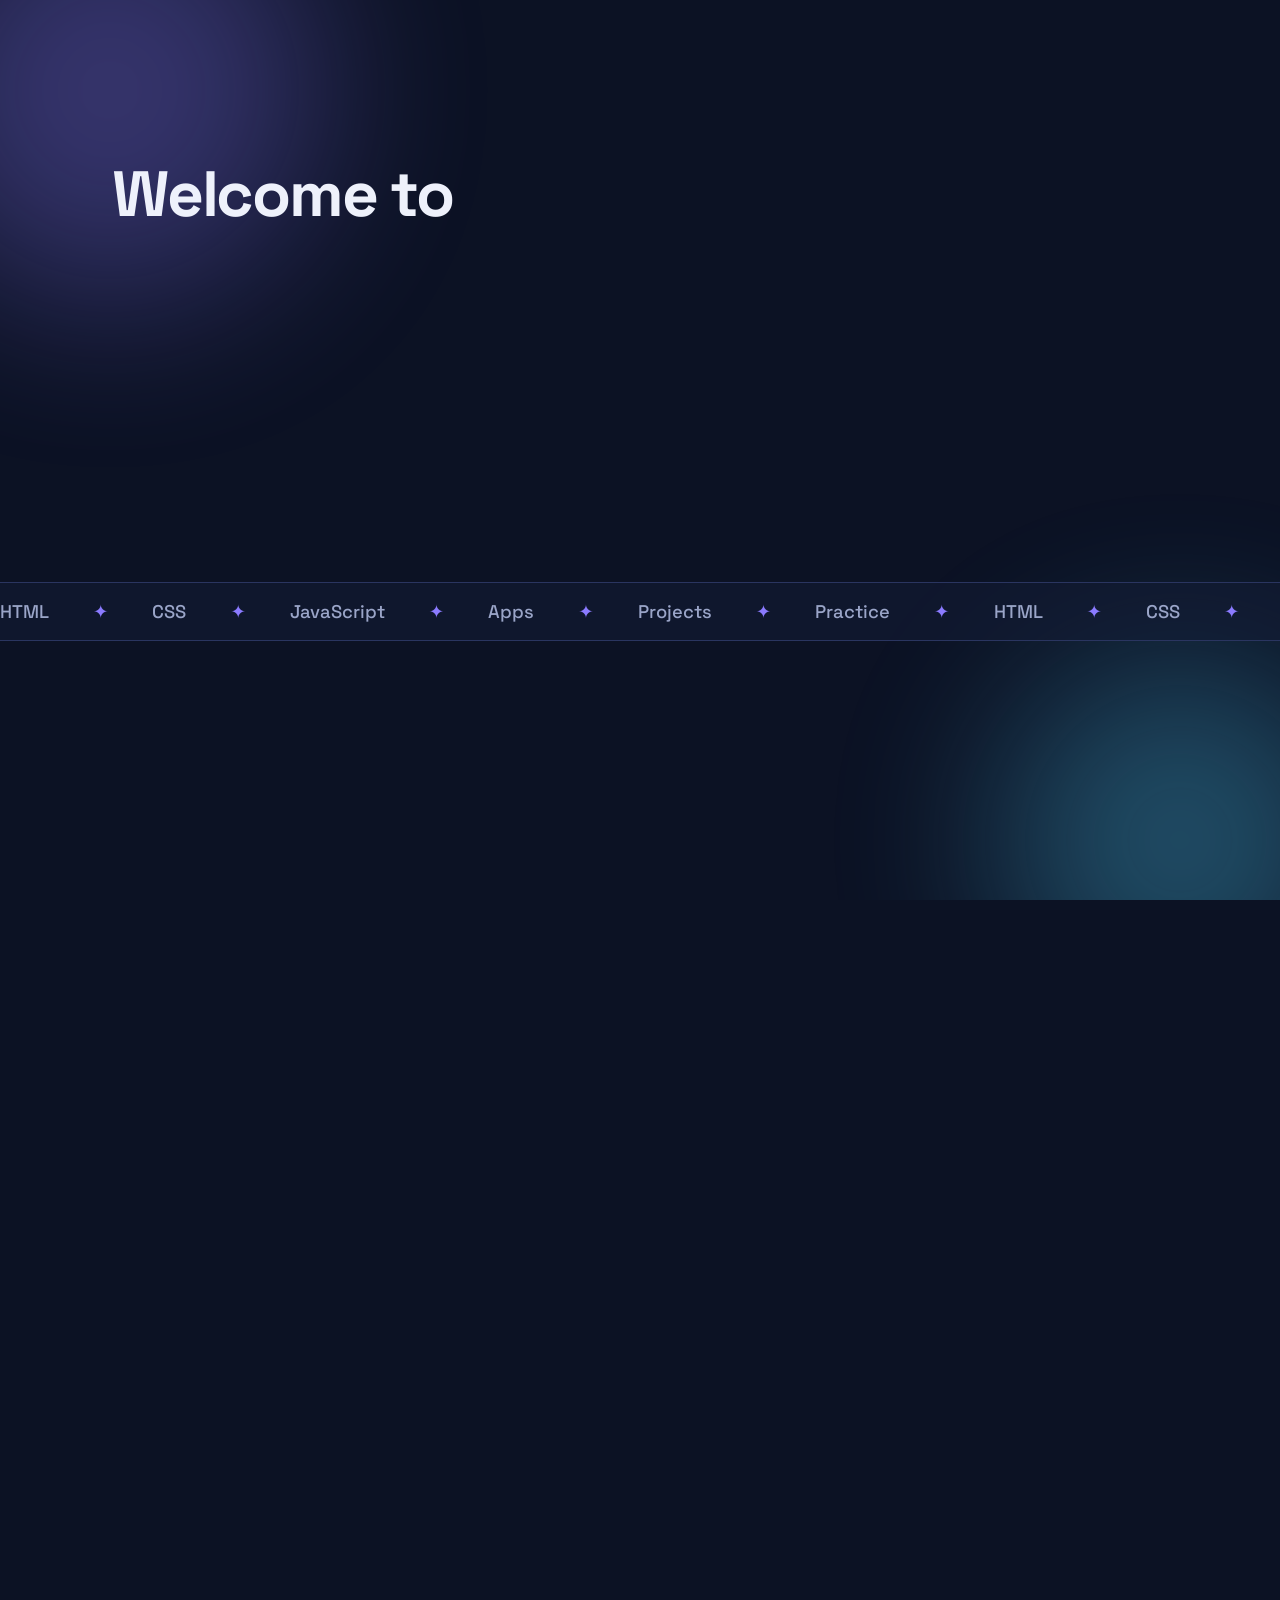
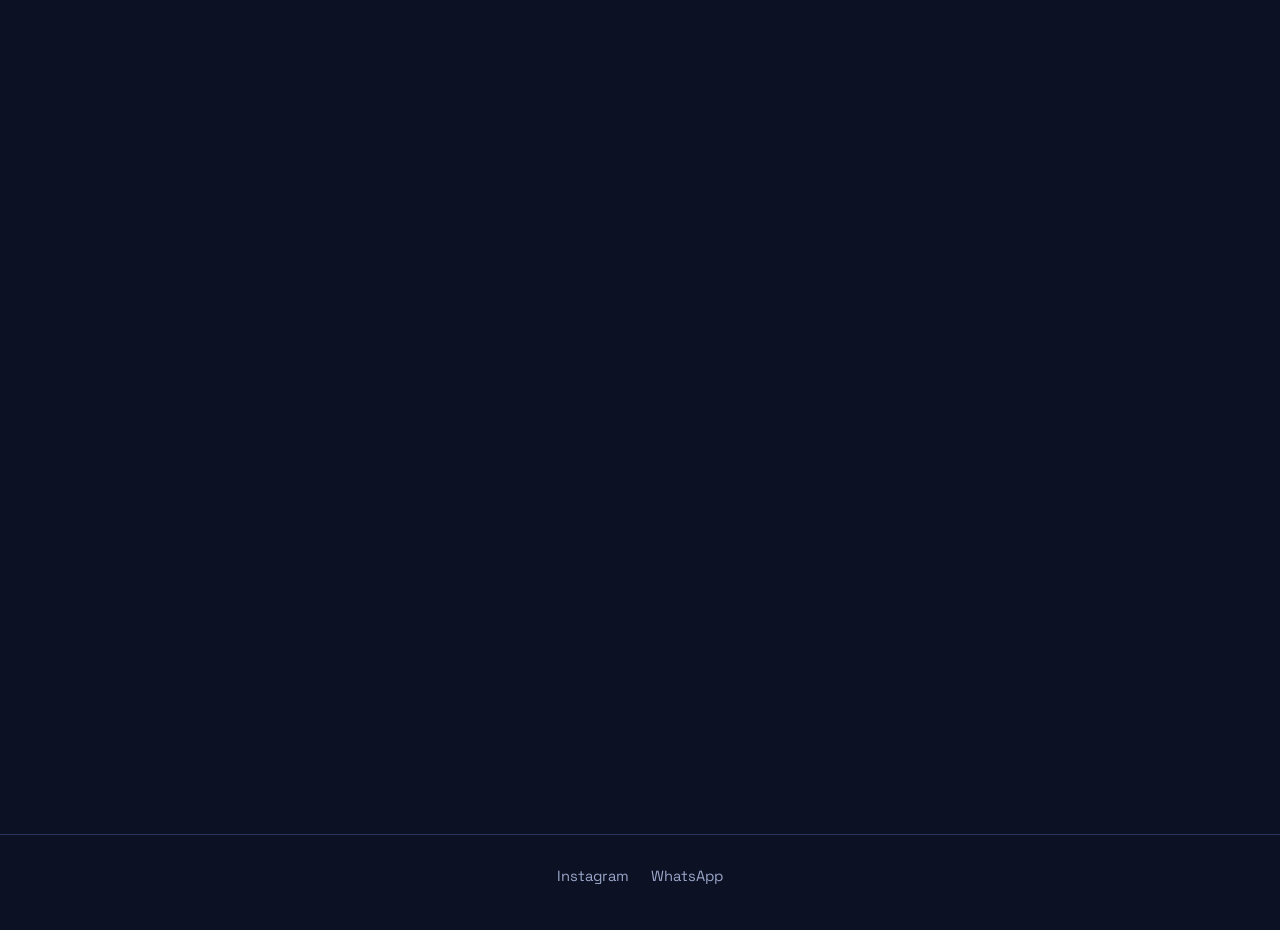
<file: index.html>
<!DOCTYPE html>
<html lang="en">
<head>
<meta charset="UTF-8">
<meta name="viewport" content="width=device-width, initial-scale=1">
<title>PrinceRaj Hub</title>
<meta name="description" content="Prince Raj ka coding hub: projects, calculator, timer, notes aur bahut kuch.">
<script>document.documentElement.classList.add('js')</script>
<link rel="preconnect" href="https://fonts.googleapis.com">
<link rel="preconnect" href="https://fonts.gstatic.com" crossorigin>
<link href="https://fonts.googleapis.com/css2?family=Space+Grotesk:wght@400;500;700&family=JetBrains+Mono:wght@400;500&display=swap" rel="stylesheet">
<style>
  :root{
    --bg:#0c1224;--bg-2:#131b34;--card:#18213f;--line:#2a3560;
    --text:#eef1fb;--muted:#9aa5c8;
    --blue:#4cc9f0;--violet:#8b7bff;--amber:#ffb454;--radius:18px;
  }
  *{box-sizing:border-box;margin:0;padding:0}
  html{scroll-behavior:smooth}
  body{font-family:'Space Grotesk',system-ui,sans-serif;background:var(--bg);color:var(--text);line-height:1.6;overflow-x:hidden}
  a{color:inherit;text-decoration:none}
  :focus-visible{outline:2px solid var(--amber);outline-offset:3px;border-radius:6px}

  /* ---------- Intro loader ---------- */
  .loader{position:fixed;inset:0;z-index:999;display:grid;place-items:center;animation:failsafe .1s 6s forwards}
  @keyframes failsafe{to{visibility:hidden;opacity:0}}
  .loader .pt,.loader .pb{position:absolute;left:0;right:0;height:50.5%;background:var(--bg);transition:transform .9s cubic-bezier(.77,0,.18,1)}
  .loader .pt{top:0;background:linear-gradient(180deg,#0a0f1f,var(--bg))}
  .loader .pb{bottom:0;background:linear-gradient(0deg,#0a0f1f,var(--bg))}
  .loader.done .pt{transform:translateY(-101%)}
  .loader.done .pb{transform:translateY(101%)}
  .core{position:relative;z-index:2;width:150px;height:150px;display:grid;place-items:center;transition:opacity .5s,transform .6s}
  .loader.done .core{opacity:0;transform:scale(1.5)}
  .core svg{position:absolute;inset:0;width:100%;height:100%;transform:rotate(-90deg)}
  .core .rbg{fill:none;stroke:var(--line);stroke-width:5}
  .core .rfg{fill:none;stroke:url(#lg);stroke-width:5;stroke-linecap:round;stroke-dasharray:326.7;stroke-dashoffset:326.7}
  .core b{font-size:2.2rem;letter-spacing:-.04em;background:linear-gradient(135deg,var(--blue),var(--violet));-webkit-background-clip:text;background-clip:text;color:transparent;animation:pulse 1.2s ease-in-out infinite}
  @keyframes pulse{50%{transform:scale(1.12)}}
  .core span{position:absolute;bottom:-34px;font-family:'JetBrains Mono',monospace;color:var(--muted);font-size:.85rem}

  /* ---------- Background ---------- */
  .glow{position:fixed;inset:0;z-index:-2;overflow:hidden}
  .glow span{position:absolute;border-radius:50%;filter:blur(90px);opacity:.33}
  .glow span:nth-child(1){width:420px;height:420px;background:var(--violet);top:-120px;left:-100px;animation:drift 18s ease-in-out infinite alternate}
  .glow span:nth-child(2){width:360px;height:360px;background:var(--blue);bottom:-120px;right:-80px;animation:drift 22s ease-in-out infinite alternate-reverse}
  @keyframes drift{to{transform:translate(80px,60px) scale(1.15)}}
  #bg{position:fixed;inset:0;z-index:-1;pointer-events:none}
  .spot{position:fixed;left:0;top:0;width:460px;height:460px;margin:-230px 0 0 -230px;border-radius:50%;
    background:radial-gradient(circle,rgba(139,123,255,.16),transparent 65%);pointer-events:none;z-index:-1;opacity:0;transition:opacity .4s}

  .progress{position:fixed;top:0;left:0;height:3px;width:0;background:linear-gradient(90deg,var(--blue),var(--violet),var(--amber));z-index:100}

  /* ---------- Navbar ---------- */
  header{position:sticky;top:0;z-index:50;background:rgba(12,18,36,.75);backdrop-filter:blur(12px);border-bottom:1px solid var(--line)}
  .js header{transform:translateY(-100%)}
  .ready header{transform:none;transition:transform .8s .15s cubic-bezier(.2,.8,.2,1)}
  nav{max-width:1100px;margin:auto;display:flex;align-items:center;justify-content:space-between;padding:14px 22px}
  .logo{font-weight:700;font-size:1.2rem;letter-spacing:-.02em}
  .logo b{color:var(--blue)}
  .links{display:flex;gap:6px;list-style:none}
  .links a{display:block;padding:8px 14px;border-radius:999px;color:var(--muted);font-size:.95rem;transition:color .2s,background .2s}
  .links a:hover,.links a.active{color:var(--text);background:var(--card)}
  .menu-btn{display:none;background:none;border:1px solid var(--line);color:var(--text);border-radius:10px;padding:6px 12px;font-size:1.2rem;cursor:pointer}

  /* ---------- Hero ---------- */
  .hero{max-width:1100px;margin:auto;padding:90px 22px 70px;display:grid;grid-template-columns:1.1fr .9fr;gap:50px;align-items:center}
  .hero h1{font-size:clamp(2.4rem,6vw,4rem);line-height:1.1;letter-spacing:-.035em;margin-bottom:18px}
  .word{display:inline-block;white-space:nowrap}
  .ch{display:inline-block}
  .js .ch{opacity:0;transform:translateY(70%) rotate(10deg)}
  .ready .ch{animation:letter .7s cubic-bezier(.2,.8,.2,1) forwards;animation-delay:calc(var(--i)*45ms + .1s)}
  @keyframes letter{to{opacity:1;transform:none}}
  .grad{display:inline-block;background:linear-gradient(90deg,var(--blue),var(--violet),var(--amber),var(--blue));background-size:300% 100%;
    -webkit-background-clip:text;background-clip:text;color:transparent;animation:shine 6s linear infinite}
  .js .grad{clip-path:inset(-20% 100% -20% -5%)}
  .ready .grad{animation:wipe 1s .7s cubic-bezier(.7,0,.2,1) forwards,shine 6s linear infinite}
  @keyframes wipe{to{clip-path:inset(-20% -5% -20% -5%)}}
  @keyframes shine{to{background-position:300% 0}}
  .rocket{display:inline-block}
  .js .rocket{opacity:0;transform:translate(-90px,90px) rotate(-25deg)}
  .ready .rocket{animation:launch 1s 1.5s cubic-bezier(.2,.9,.2,1) forwards,bob 3s 2.6s ease-in-out infinite}
  @keyframes launch{to{opacity:1;transform:none}}
  @keyframes bob{50%{transform:translateY(-8px) rotate(4deg)}}

  .js .a{opacity:0}
  .ready .a{animation:up .9s cubic-bezier(.2,.8,.2,1) forwards;animation-delay:calc(var(--d,0)*1s)}
  @keyframes up{from{opacity:0;transform:translateY(40px)}to{opacity:1;transform:none}}
  .js .cw{opacity:0}
  .ready .cw{animation:fly 1.1s 1s cubic-bezier(.2,.8,.2,1) forwards}
  @keyframes fly{from{opacity:0;transform:perspective(900px) translateX(90px) rotateY(-22deg)}to{opacity:1;transform:none}}

  .hero p.lead{color:var(--muted);font-size:1.12rem;max-width:46ch;margin-bottom:26px}
  .typing{font-family:'JetBrains Mono',monospace;color:var(--amber);font-size:1.05rem;margin-bottom:28px;min-height:1.7em}
  .typing::after{content:"";display:inline-block;width:9px;height:1.1em;background:var(--amber);margin-left:4px;vertical-align:-3px;animation:blink 1s steps(2) infinite}
  @keyframes blink{50%{opacity:0}}
  .btns{display:flex;gap:14px;flex-wrap:wrap}
  .btn{padding:13px 24px;border-radius:12px;font-weight:500;border:1px solid transparent;transition:transform .2s,box-shadow .2s,background .2s}
  .btn.primary{background:linear-gradient(135deg,var(--blue),var(--violet));color:#07101f}
  .btn.primary:hover{transform:translateY(-3px);box-shadow:0 10px 30px rgba(76,201,240,.35)}
  .btn.ghost{border-color:var(--line);background:var(--bg-2)}
  .btn.ghost:hover{transform:translateY(-3px);border-color:var(--blue)}

  .code-window{background:var(--bg-2);border:1px solid var(--line);border-radius:var(--radius);box-shadow:0 30px 60px rgba(0,0,0,.45);overflow:hidden;animation:float 6s ease-in-out infinite}
  @keyframes float{50%{transform:translateY(-12px)}}
  .code-bar{display:flex;gap:8px;align-items:center;padding:12px 16px;border-bottom:1px solid var(--line);background:var(--card)}
  .dot{width:11px;height:11px;border-radius:50%}
  .dot:nth-child(1){background:#ff6b6b}.dot:nth-child(2){background:var(--amber)}.dot:nth-child(3){background:#5ee6a0}
  .code-bar small{margin-left:auto;color:var(--muted);font-family:'JetBrains Mono',monospace;font-size:.78rem}
  pre{padding:20px;font-family:'JetBrains Mono',monospace;font-size:.88rem;line-height:1.75;min-height:210px;white-space:pre-wrap;color:var(--text)}
  .k{color:var(--violet)}.s{color:#5ee6a0}.f{color:var(--blue)}.c{color:var(--muted)}

  /* ---------- Marquee ---------- */
  .marquee{overflow:hidden;border-block:1px solid var(--line);background:rgba(19,27,52,.6);padding:14px 0}
  .track{display:flex;gap:44px;width:max-content;animation:scroll 24s linear infinite;font-size:1.15rem;font-weight:500;color:var(--muted)}
  .track i{font-style:normal;color:var(--violet)}
  .marquee:hover .track{animation-play-state:paused}
  @keyframes scroll{to{transform:translateX(-50%)}}

  /* ---------- Sections ---------- */
  section{max-width:1100px;margin:auto;padding:60px 22px}
  .sec-title{font-size:clamp(1.7rem,4vw,2.4rem);letter-spacing:-.03em;margin-bottom:8px}
  .sec-sub{color:var(--muted);margin-bottom:34px}

  .skills{display:grid;grid-template-columns:repeat(auto-fit,minmax(220px,1fr));gap:18px}
  .skill{background:var(--card);border:1px solid var(--line);border-radius:var(--radius);padding:24px;transition:transform .25s,border-color .25s}
  .skill:hover{transform:translateY(-6px);border-color:var(--blue)}
  .skill h3{font-size:1.15rem;margin:10px 0 14px}
  .bar{height:7px;background:var(--bg);border-radius:99px;overflow:hidden}
  .bar i{display:block;height:100%;width:0;border-radius:99px;background:linear-gradient(90deg,var(--blue),var(--violet));transition:width 1.4s cubic-bezier(.2,.8,.2,1)}
  .pct{float:right;color:var(--muted);font-family:'JetBrains Mono',monospace;font-size:.85rem}

  .tools{display:grid;grid-template-columns:repeat(auto-fit,minmax(240px,1fr));gap:18px}
  .tool{display:block;background:var(--card);border:1px solid var(--line);border-radius:var(--radius);padding:26px;transition:transform .2s ease-out,border-color .25s;transform-style:preserve-3d;will-change:transform}
  .tool:hover{border-color:var(--violet)}
  .tool .ic{font-size:2rem}
  .tool h3{margin:10px 0 6px}
  .tool p{color:var(--muted);font-size:.95rem}

  .about{display:grid;grid-template-columns:1.2fr 1fr;gap:34px;align-items:center}
  .about p{color:var(--muted);margin-bottom:14px;max-width:60ch}
  .stats{display:grid;grid-template-columns:repeat(2,1fr);gap:16px}
  .stat{background:var(--card);border:1px solid var(--line);border-radius:var(--radius);padding:22px;text-align:center}
  .stat strong{display:block;font-size:2.2rem;color:var(--amber);letter-spacing:-.03em}
  .stat span{color:var(--muted);font-size:.9rem}

  /* ---------- Connect ---------- */
  .social{display:grid;grid-template-columns:repeat(auto-fit,minmax(260px,1fr));gap:18px}
  .soc{position:relative;overflow:hidden;display:flex;align-items:center;gap:18px;background:var(--card);border:1px solid var(--line);border-radius:var(--radius);padding:22px;
    transition:transform .3s cubic-bezier(.2,.8,.2,1),border-color .3s,box-shadow .3s}
  .soc::after{content:"";position:absolute;top:0;left:-60%;width:40%;height:100%;background:linear-gradient(100deg,transparent,rgba(255,255,255,.12),transparent);transform:skewX(-20deg);transition:left .7s}
  .soc:hover{transform:translateY(-8px);border-color:var(--c);box-shadow:0 18px 40px -12px var(--c)}
  .soc:hover::after{left:130%}
  .soc .ico{flex:none;width:58px;height:58px;border-radius:16px;display:grid;place-items:center;color:#fff;background:var(--c);transition:transform .4s cubic-bezier(.2,.8,.2,1)}
  .soc:hover .ico{transform:rotate(-8deg) scale(1.1)}
  .soc svg{width:30px;height:30px}
  .soc h3{font-size:1.15rem;line-height:1.3}
  .soc p{color:var(--muted);font-size:.92rem}
  .ig{--c:#e1306c}.ig .ico{background:linear-gradient(135deg,#feda75,#fa7e1e,#d62976,#962fbf,#4f5bd5)}
  .wa{--c:#25d366}
  .yt{--c:#ff2d2d}

  footer{border-top:1px solid var(--line);text-align:center;padding:30px 22px;color:var(--muted);font-size:.92rem}
  footer .fl{display:flex;gap:22px;justify-content:center;margin-bottom:12px;flex-wrap:wrap}
  footer .fl a{transition:color .2s}
  footer .fl a:hover{color:var(--blue)}

  .reveal{opacity:0;transform:translateY(26px);transition:opacity .7s ease,transform .7s ease}
  .reveal.show{opacity:1;transform:none}

  @media(max-width:820px){
    .hero,.about{grid-template-columns:1fr}
    .hero{padding-top:50px}
    .menu-btn{display:block}
    .links{position:absolute;top:100%;left:0;right:0;flex-direction:column;background:var(--bg-2);border-bottom:1px solid var(--line);padding:10px 22px;display:none}
    .links.open{display:flex}
  }

  @media(prefers-reduced-motion:reduce){
    *,*::before,*::after{animation:none!important;transition:none!important}
    .loader{display:none}
    .js .a,.js .ch,.js .grad,.js .rocket,.js .cw,.js header{opacity:1!important;transform:none!important;clip-path:none!important}
    .reveal{opacity:1;transform:none}
  }
</style>
</head>
<body>

<div class="loader" id="loader" aria-hidden="true">
  <div class="pt"></div><div class="pb"></div>
  <div class="core">
    <svg viewBox="0 0 120 120">
      <defs><linearGradient id="lg" x1="0" y1="0" x2="1" y2="1"><stop offset="0" stop-color="#4cc9f0"/><stop offset="1" stop-color="#8b7bff"/></linearGradient></defs>
      <circle class="rbg" cx="60" cy="60" r="52"/>
      <circle class="rfg" id="ring" cx="60" cy="60" r="52"/>
    </svg>
    <b>PR</b>
    <span id="pct">0%</span>
  </div>
</div>

<div class="progress" id="progress"></div>
<div class="glow"><span></span><span></span></div>
<canvas id="bg"></canvas>
<div class="spot" id="spot"></div>

<header>
  <nav>
    <a href="index.html" class="logo">Prince<b>Raj</b> Hub</a>
    <button class="menu-btn" id="menuBtn" aria-label="Menu">&#9776;</button>
    <ul class="links" id="links">
      <li><a href="index.html" class="active">Home</a></li>
      <li><a href="projects.html">Projects</a></li>
      <li><a href="coding.html">Coding</a></li>
      <li><a href="calculator.html">Calculator</a></li>
      <li><a href="timer.html">Timer</a></li>
      <li><a href="notes.html">Notes</a></li>
      <li><a href="#connect">Connect</a></li>
    </ul>
  </nav>
</header>

<main>
  <div class="hero">
    <div>
      <h1 aria-label="Welcome to PrinceRaj Hub"><span class="line1" aria-hidden="true">Welcome to</span> <span class="grad" aria-hidden="true">PrinceRaj Hub</span> <span class="rocket" aria-hidden="true">&#128640;</span></h1>
      <p class="lead a" style="--d:.9">Yahan main coding seekhta hoon aur apne projects banata hoon. Aap bhi dekhiye, try kijiye.</p>
      <div class="typing a" id="typing" style="--d:1.05"></div>
      <div class="btns a" style="--d:1.2">
        <a href="projects.html" class="btn primary">Projects dekhein</a>
        <a href="coding.html" class="btn ghost">Coding page</a>
      </div>
    </div>
    <div class="cw" aria-hidden="true">
      <div class="code-window">
        <div class="code-bar"><span class="dot"></span><span class="dot"></span><span class="dot"></span><small>prince.js</small></div>
<pre id="code"></pre>
      </div>
    </div>
  </div>

  <div class="marquee" aria-hidden="true">
    <div class="track">
      <span>HTML</span><i>&#10022;</i><span>CSS</span><i>&#10022;</i><span>JavaScript</span><i>&#10022;</i><span>Apps</span><i>&#10022;</i><span>Projects</span><i>&#10022;</i><span>Practice</span><i>&#10022;</i>
      <span>HTML</span><i>&#10022;</i><span>CSS</span><i>&#10022;</i><span>JavaScript</span><i>&#10022;</i><span>Apps</span><i>&#10022;</i><span>Projects</span><i>&#10022;</i><span>Practice</span><i>&#10022;</i>
    </div>
  </div>

  <section>
    <h2 class="sec-title reveal">What You Will Learn</h2>
    <p class="sec-sub reveal">Web development ke basics se apps tak.</p>
    <div class="skills">
      <div class="skill reveal"><div style="font-size:1.8rem">&#127760;</div><h3>HTML <span class="pct">0%</span></h3><div class="bar"><i data-w="90"></i></div></div>
      <div class="skill reveal"><div style="font-size:1.8rem">&#127912;</div><h3>CSS <span class="pct">0%</span></h3><div class="bar"><i data-w="80"></i></div></div>
      <div class="skill reveal"><div style="font-size:1.8rem">&#9889;</div><h3>JavaScript <span class="pct">0%</span></h3><div class="bar"><i data-w="65"></i></div></div>
      <div class="skill reveal"><div style="font-size:1.8rem">&#128241;</div><h3>Apps <span class="pct">0%</span></h3><div class="bar"><i data-w="45"></i></div></div>
    </div>
  </section>

  <section>
    <h2 class="sec-title reveal">Tools &amp; Pages</h2>
    <p class="sec-sub reveal">Meri banayi hui cheezein, ek click door.</p>
    <div class="tools">
      <a class="tool reveal" href="projects.html"><div class="ic">&#128193;</div><h3>Projects</h3><p>Mere saare projects ek jagah.</p></a>
      <a class="tool reveal" href="coding.html"><div class="ic">&#128187;</div><h3>Coding</h3><p>Code examples aur live editor.</p></a>
      <a class="tool reveal" href="calculator.html"><div class="ic">&#129518;</div><h3>Calculator</h3><p>Fast aur simple calculator.</p></a>
      <a class="tool reveal" href="timer.html"><div class="ic">&#9201;&#65039;</div><h3>Timer</h3><p>Padhai aur kaam ke liye timer.</p></a>
      <a class="tool reveal" href="notes.html"><div class="ic">&#128221;</div><h3>Notes</h3><p>Apne notes yahan likhein.</p></a>
    </div>
  </section>

  <section>
    <div class="about">
      <div class="reveal">
        <h2 class="sec-title">About Me &#128100;</h2>
        <p>Hi, main Prince Raj hoon. Ye meri personal website hai jahan main apna coding ka safar share karta hoon.</p>
        <p>Har din kuch naya seekhna aur use build karna, yehi mera goal hai.</p>
      </div>
      <div class="stats reveal">
        <div class="stat"><strong data-count="6">0</strong><span>Pages</span></div>
        <div class="stat"><strong data-count="3">0</strong><span>Languages</span></div>
        <div class="stat"><strong data-count="100" data-suffix="%">0</strong><span>Josh</span></div>
        <div class="stat"><strong data-count="365" data-suffix="+">0</strong><span>Din seekhna</span></div>
      </div>
    </div>
  </section>

  <section id="connect">
    <h2 class="sec-title reveal">Mujhse Judo</h2>
    <p class="sec-sub reveal">Videos, updates aur baat-cheet ke liye mere saath connect raho.</p>
    <div class="social">
      <a class="soc ig reveal" href="https://instagram.com/_prince_._21?dlrf=MTdxYnVzOGthZzc4Mw%3D%3D" target="_blank" rel="noopener noreferrer">
        <span class="ico"><svg viewBox="0 0 24 24" fill="none" stroke="currentColor" stroke-width="2" stroke-linecap="round" stroke-linejoin="round"><rect x="3" y="3" width="18" height="18" rx="5"/><circle cx="12" cy="12" r="4"/><circle cx="17.5" cy="6.5" r="1" fill="currentColor"/></svg></span>
        <div><h3>Instagram</h3><p>@_prince_._21</p></div>
      </a>
      <a class="soc wa reveal" href="https://wa.me/qr/LC2GLWC7VEK7C1" target="_blank" rel="noopener noreferrer">
        <span class="ico"><svg viewBox="0 0 24 24" fill="none" stroke="currentColor" stroke-width="2" stroke-linecap="round" stroke-linejoin="round"><path d="M3 21l1.6-4.7A8.5 8.5 0 1 1 8 19.4z"/><path d="M9 9.5c.5 2 2.5 4 4.5 4.5l1.3-1.2-1.8-1-.8.7c-.8-.4-1.5-1.1-1.9-1.9l.7-.8-1-1.8z"/></svg></span>
        <div><h3>WhatsApp</h3><p>Seedha message karo</p></div>
      </a>
      <a class="soc yt reveal" href="https://youtube.com/@prinsxff?si=Ch9dxVy8wKBUt7bJ" target="_blank" rel="noopener noreferrer">
        <span class="ico"><svg viewBox="0 0 24 24" fill="none" stroke="currentColor" stroke-width="2" stroke-linecap="round" stroke-linejoin="round"><rect x="2" y="5" width="20" height="14" rx="4"/><path d="M10 9l5 3-5 3z" fill="currentColor"/></svg></span>
        <div><h3>YouTube</h3><p>@prinsxff</p></div>
      </a>
    </div>
  </section>
</main>

<footer>
  <div class="fl">
    <a href="https://instagram.com/_prince_._21?dlrf=MTdxYnVzOGthZzc4Mw%3D%3D" target="_blank" rel="noopener noreferrer">Instagram</a>
    <a href="https://wa.me/qr/LC2GLWC7VEK7C1" target="_blank" rel="noopener noreferrer">WhatsApp</a>
    <a href="https://youtube.com/@prinsxff?si=Ch9dxVy8wKBUt7bJ" tar
</file>
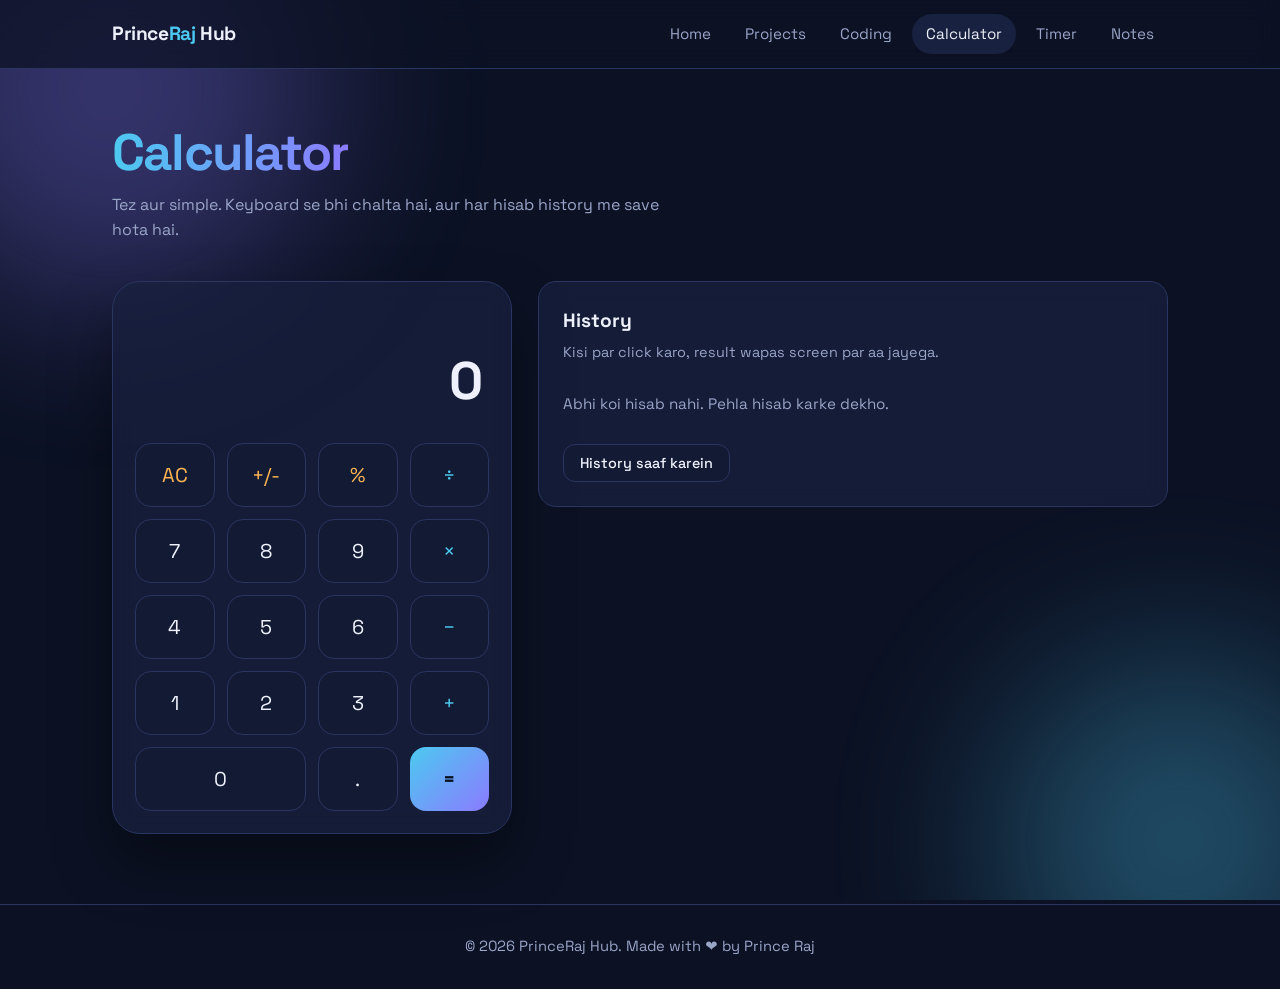
<file: calculator.html>
<!DOCTYPE html>
<html lang="en">
<head>
<meta charset="UTF-8">
<meta name="viewport" content="width=device-width, initial-scale=1">
<title>Calculator | PrinceRaj Hub</title>
<link rel="preconnect" href="https://fonts.googleapis.com">
<link rel="preconnect" href="https://fonts.gstatic.com" crossorigin>
<link href="https://fonts.googleapis.com/css2?family=Space+Grotesk:wght@400;500;700&family=JetBrains+Mono:wght@400;500&display=swap" rel="stylesheet">
<style>
:root{--bg:#0c1224;--bg-2:#131b34;--card:#18213f;--line:#2a3560;--text:#eef1fb;--muted:#9aa5c8;--blue:#4cc9f0;--violet:#8b7bff;--amber:#ffb454;--green:#5ee6a0;--radius:18px}
*{box-sizing:border-box;margin:0;padding:0}
html{scroll-behavior:smooth}
body{font-family:'Space Grotesk',system-ui,sans-serif;background:var(--bg);color:var(--text);line-height:1.6;overflow-x:hidden;min-height:100vh}
a{color:inherit;text-decoration:none}
button{font-family:inherit}
:focus-visible{outline:2px solid var(--amber);outline-offset:3px;border-radius:6px}
.glow{position:fixed;inset:0;z-index:-1;overflow:hidden}
.glow span{position:absolute;border-radius:50%;filter:blur(90px);opacity:.33}
.glow span:nth-child(1){width:420px;height:420px;background:var(--violet);top:-120px;left:-100px;animation:drift 18s ease-in-out infinite alternate}
.glow span:nth-child(2){width:360px;height:360px;background:var(--blue);bottom:-120px;right:-80px;animation:drift 22s ease-in-out infinite alternate-reverse}
@keyframes drift{to{transform:translate(80px,60px) scale(1.15)}}
header{position:sticky;top:0;z-index:50;background:rgba(12,18,36,.75);backdrop-filter:blur(12px);border-bottom:1px solid var(--line)}
nav{max-width:1100px;margin:auto;display:flex;align-items:center;justify-content:space-between;padding:14px 22px}
.logo{font-weight:700;font-size:1.2rem;letter-spacing:-.02em}
.logo b{color:var(--blue)}
.links{display:flex;gap:6px;list-style:none}
.links a{display:block;padding:8px 14px;border-radius:999px;color:var(--muted);font-size:.95rem;transition:color .2s,background .2s}
.links a:hover,.links a.active{color:var(--text);background:var(--card)}
.menu-btn{display:none;background:none;border:1px solid var(--line);color:var(--text);border-radius:10px;padding:6px 12px;font-size:1.2rem;cursor:pointer}
.page-head{max-width:1100px;margin:auto;padding:56px 22px 8px}
.page-head h1{font-size:clamp(2.1rem,5vw,3.2rem);letter-spacing:-.035em;line-height:1.1;margin-bottom:10px;
  background:linear-gradient(90deg,var(--blue),var(--violet),var(--amber),var(--blue));background-size:300% 100%;
  -webkit-background-clip:text;background-clip:text;color:transparent;animation:shine 6s linear infinite;display:inline-block}
@keyframes shine{to{background-position:300% 0}}
.page-head p{color:var(--muted);max-width:56ch}
main{max-width:1100px;margin:auto;padding:30px 22px 70px}
.card{background:rgba(24,33,63,.72);backdrop-filter:blur(10px);border:1px solid var(--line);border-radius:var(--radius);padding:24px}
.btn{display:inline-block;padding:12px 22px;border-radius:12px;font-weight:500;border:1px solid var(--line);background:var(--bg-2);color:var(--text);cursor:pointer;font-size:1rem;transition:transform .2s,box-shadow .2s,border-color .2s}
.btn:hover{transform:translateY(-3px);border-color:var(--blue)}
.btn:active{transform:scale(.96)}
.btn.primary{background:linear-gradient(135deg,var(--blue),var(--violet));color:#07101f;border:0;font-weight:700}
.btn.primary:hover{box-shadow:0 10px 30px rgba(76,201,240,.35)}
footer{border-top:1px solid var(--line);text-align:center;padding:30px 22px;color:var(--muted);font-size:.92rem}
.reveal{opacity:0;transform:translateY(24px);animation:rise .8s cubic-bezier(.2,.8,.2,1) forwards}
@keyframes rise{to{opacity:1;transform:none}}
@media(max-width:820px){
  .menu-btn{display:block}
  .links{position:absolute;top:100%;left:0;right:0;flex-direction:column;background:var(--bg-2);border-bottom:1px solid var(--line);padding:10px 22px;display:none}
  .links.open{display:flex}
}
@media(prefers-reduced-motion:reduce){*,*::before,*::after{animation:none!important;transition:none!important}.reveal{opacity:1;transform:none}}

.wrap{display:grid;grid-template-columns:minmax(0,400px) minmax(0,1fr);gap:26px;align-items:start;justify-content:center}
.calc{border-radius:28px;padding:22px;box-shadow:0 30px 60px rgba(0,0,0,.4)}
.screen{text-align:right;padding:12px 8px 20px;min-height:112px;display:flex;flex-direction:column;justify-content:flex-end}
.expr{color:var(--muted);font-family:'JetBrains Mono',monospace;min-height:1.5em;font-size:.95rem;overflow:hidden;white-space:nowrap}
.val{font-size:clamp(2.2rem,9vw,3.3rem);font-weight:700;letter-spacing:-.03em;overflow:hidden;white-space:nowrap}
.val.pop{animation:pop .18s ease-out}
@keyframes pop{from{transform:scale(.94);opacity:.5}to{transform:none;opacity:1}}
.keys{display:grid;grid-template-columns:repeat(4,1fr);gap:12px}
.key{position:relative;overflow:hidden;border:1px solid var(--line);background:var(--bg-2);color:var(--text);font-size:1.25rem;padding:18px 0;border-radius:16px;cursor:pointer;transition:transform .12s,background .2s,border-color .2s}
.key:hover{background:var(--card);border-color:var(--violet)}
.key:active{transform:scale(.93)}
.key.op{color:var(--blue)}
.key.fn{color:var(--amber)}
.key.eq{background:linear-gradient(135deg,var(--blue),var(--violet));color:#07101f;border:0;font-weight:700}
.key.zero{grid-column:span 2}
.rip{position:absolute;border-radius:50%;background:rgba(255,255,255,.35);width:20px;height:20px;margin:-10px 0 0 -10px;transform:scale(0);animation:rip .55s ease-out;pointer-events:none}
@keyframes rip{to{transform:scale(14);opacity:0}}
.hist h2{font-size:1.2rem;margin-bottom:4px}
.hist .sub{color:var(--muted);font-size:.9rem;margin-bottom:14px}
.hist ul{list-style:none;display:grid;gap:10px;max-height:380px;overflow:auto}
.hist li{background:var(--bg-2);border:1px solid var(--line);border-radius:14px;padding:12px 14px;cursor:pointer;animation:slide .35s ease-out;transition:border-color .2s}
.hist li:hover{border-color:var(--blue)}
.hist li small{display:block;color:var(--muted);font-family:'JetBrains Mono',monospace;font-size:.82rem}
.hist li strong{font-size:1.2rem;color:var(--amber)}
@keyframes slide{from{opacity:0;transform:translateX(-14px)}to{opacity:1;transform:none}}
.empty{color:var(--muted);font-size:.95rem;padding:14px 0}
.hist .btn{margin-top:14px;padding:9px 16px;font-size:.9rem}
@media(max-width:820px){.wrap{grid-template-columns:1fr}}
</style>
</head>
<body>
<div class="glow"><span></span><span></span></div>
<header>
  <nav>
    <a href="index.html" class="logo">Prince<b>Raj</b> Hub</a>
    <button class="menu-btn" id="menuBtn" aria-label="Menu">&#9776;</button>
    <ul class="links" id="links">
      <li><a href="index.html">Home</a></li>
      <li><a href="projects.html">Projects</a></li>
      <li><a href="coding.html">Coding</a></li>
      <li><a href="calculator.html" class="active">Calculator</a></li>
      <li><a href="timer.html">Timer</a></li>
      <li><a href="notes.html">Notes</a></li>
    </ul>
  </nav>
</header>

<div class="page-head reveal"><h1>Calculator</h1><p>Tez aur simple. Keyboard se bhi chalta hai, aur har hisab history me save hota hai.</p></div>
<main>
  <div class="wrap">
    <div class="card calc reveal" style="animation-delay:.1s">
      <div class="screen"><div class="expr" id="expr"></div><div class="val" id="val">0</div></div>
      <div class="keys" id="keys">
        <button class="key fn" data-act="clear">AC</button>
        <button class="key fn" data-act="sign">+/-</button>
        <button class="key fn" data-act="percent">%</button>
        <button class="key op" data-op="/">&divide;</button>
        <button class="key" data-d="7">7</button><button class="key" data-d="8">8</button><button class="key" data-d="9">9</button>
        <button class="key op" data-op="*">&times;</button>
        <button class="key" data-d="4">4</button><button class="key" data-d="5">5</button><button class="key" data-d="6">6</button>
        <button class="key op" data-op="-">&minus;</button>
        <button class="key" data-d="1">1</button><button class="key" data-d="2">2</button><button class="key" data-d="3">3</button>
        <button class="key op" data-op="+">+</button>
        <button class="key zero" data-d="0">0</button>
        <button class="key" data-act="dot">.</button>
        <button class="key eq" data-act="eq">=</button>
      </div>
    </div>
    <div class="card hist reveal" style="animation-delay:.2s">
      <h2>History</h2>
      <p class="sub">Kisi par click karo, result wapas screen par aa jayega.</p>
      <ul id="hist"></ul>
      <p class="empty" id="empty">Abhi koi hisab nahi. Pehla hisab karke dekho.</p>
      <button class="btn" id="clearHist">History saaf karein</button>
    </div>
  </div>
</main>

<footer>&copy; <span id="year"></span> PrinceRaj Hub. Made with &#10084;&#65039; by Prince Raj</footer>
<script>
document.getElementById('menuBtn').addEventListener('click',()=>document.getElementById('links').classList.toggle('open'));
document.getElementById('year').textContent=new Date().getFullYear();

const val=document.getElementById('val'),expr=document.getElementById('expr'),histEl=document.getElementById('hist'),empty=document.getElementById('empty');
const sym={'+':'+','-':'\u2212','*':'\u00d7','/':'\u00f7'};
let cur='0',prev=null,op=null,fresh=false;
const fmt=n=>isFinite(n)?String(parseFloat(n.toPrecision(12))):'Error';
const compute=(a,b,o)=>o==='+'?a+b:o==='-'?a-b:o==='*'?a*b:b===0?NaN:a/b;
function show(){
  val.textContent=cur;
  val.classList.remove('pop');void val.offsetWidth;val.classList.add('pop');
  expr.textContent=prev!==null&&op?fmt(prev)+' '+sym[op]:'';
}
function digit(d){if(cur==='Error'||fresh){cur=d;fresh=false}else if(cur.replace('-','').replace('.','').length<14){cur=cur==='0'?d:cur+d}show()}
function dot(){if(cur==='Error'||fresh){cur='0.';fresh=false}else if(!cur.includes('.'))cur+='.';show()}
function operator(o){
  if(cur==='Error')return;
  if(op&&!fresh){const r=compute(prev,parseFloat(cur),op);if(!isFinite(r)){cur='Error';prev=null;op=null;fresh=true;return show()}prev=r;cur=fmt(r)}
  else prev=parseFloat(cur);
  op=o;fresh=true;show();
}
function equals(){
  if(!op||cur==='Error')return;
  const a=prev,b=parseFloat(cur),r=compute(a,b,op),text=fmt(a)+' '+sym[op]+' '+fmt(b);
  cur=fmt(r);prev=null;const used=op;op=null;fresh=true;show();
  expr.textContent=text+' =';
  if(cur!=='Error')addHist(text,cur);
}
function clearAll(){cur='0';prev=null;op=null;fresh=false;show()}
function sign(){if(cur!=='0'&&cur!=='Error')cur=cur.startsWith('-')?cur.slice(1):'-'+cur;show()}
function percent(){if(cur!=='Error'){cur=fmt(parseFloat(cur)/100);show()}}
function back(){if(fresh||cur==='Error')return;cur=cur.length>1?cur.slice(0,-1):'0';if(cur==='-')cur='0';show()}
function addHist(text,res){
  const li=document.createElement('li');
  li.innerHTML='<small></small><strong></strong>';
  li.children[0].textContent=text+' =';li.children[1].textContent=res;
  li.addEventListener('click',()=>{cur=res;prev=null;op=null;fresh=true;show()});
  histEl.prepend(li);empty.style.display='none';
}
document.getElementById('clearHist').addEventListener('click',()=>{histEl.innerHTML='';empty.style.display='block'});
document.getElementById('keys').addEventListener('click',e=>{
  const b=e.target.closest('.key');if(!b)return;
  const r=b.getBoundingClientRect(),s=document.createElement('span');
  s.className='rip';s.style.left=(e.clientX-r.left)+'px';s.style.top=(e.clientY-r.top)+'px';
  b.appendChild(s);setTimeout(()=>s.remove(),600);
  if(b.dataset.d)digit(b.dataset.d);
  else if(b.dataset.op)operator(b.dataset.op);
  else{const a=b.dataset.act;a==='eq'?equals():a==='clear'?clearAll():a==='dot'?dot():a==='sign'?sign():percent()}
});
addEventListener('keydown',e=>{
  if(e.target.tagName==='BUTTON'&&(e.key==='Enter'||e.key===' '))return;
  const k=e.key;
  if(/^[0-9]$/.test(k))digit(k);
  else if('+-*/'.includes(k)){e.preventDefault();operator(k)}
  else if(k==='.')dot();
  else if(k==='Enter'||k==='='){e.preventDefault();equals()}
  else if(k==='Backspace')back();
  else if(k==='Escape')clearAll();
  else if(k==='%')percent();
});
show();
</script>
</body>
</html>
</file>
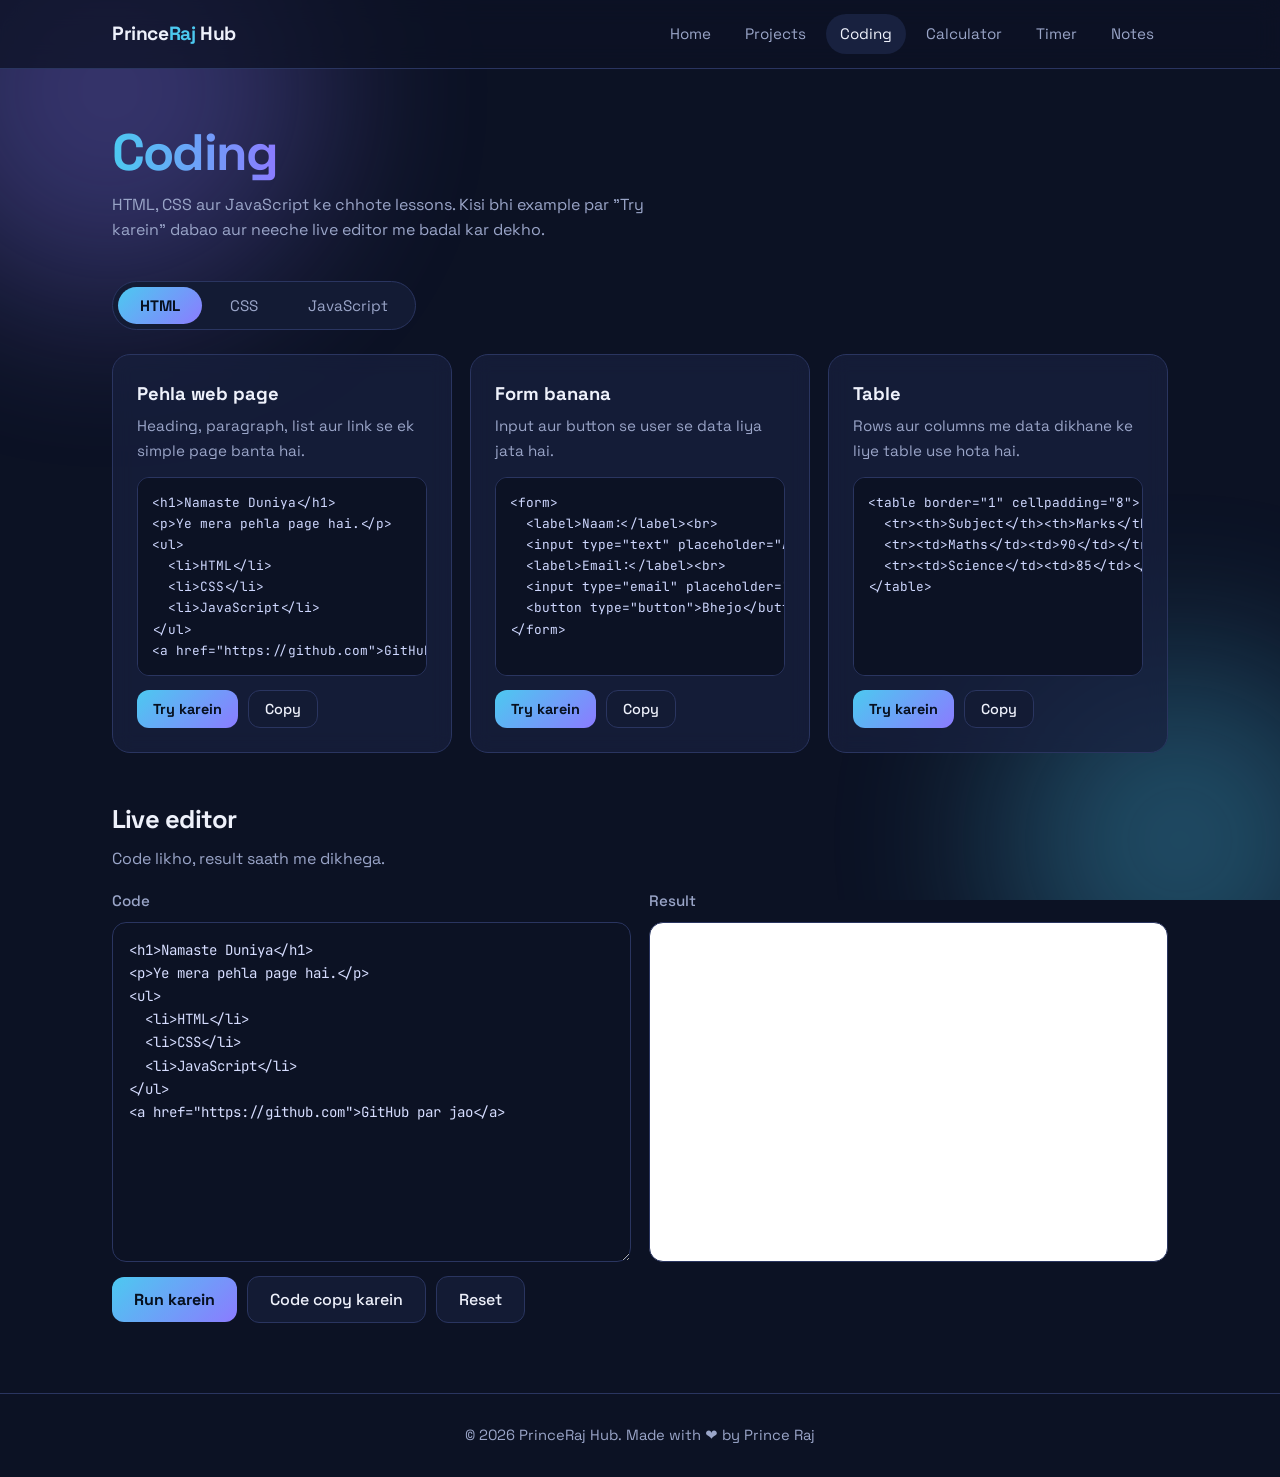
<file: coding.html>
<!DOCTYPE html>
<html lang="en">
<head>
<meta charset="UTF-8">
<meta name="viewport" content="width=device-width, initial-scale=1">
<title>Coding | PrinceRaj Hub</title>
<link rel="preconnect" href="https://fonts.googleapis.com">
<link rel="preconnect" href="https://fonts.gstatic.com" crossorigin>
<link href="https://fonts.googleapis.com/css2?family=Space+Grotesk:wght@400;500;700&family=JetBrains+Mono:wght@400;500&display=swap" rel="stylesheet">
<style>
:root{--bg:#0c1224;--bg-2:#131b34;--card:#18213f;--line:#2a3560;--text:#eef1fb;--muted:#9aa5c8;--blue:#4cc9f0;--violet:#8b7bff;--amber:#ffb454;--green:#5ee6a0;--radius:18px}
*{box-sizing:border-box;margin:0;padding:0}
html{scroll-behavior:smooth}
body{font-family:'Space Grotesk',system-ui,sans-serif;background:var(--bg);color:var(--text);line-height:1.6;overflow-x:hidden;min-height:100vh}
a{color:inherit;text-decoration:none}
button{font-family:inherit}
:focus-visible{outline:2px solid var(--amber);outline-offset:3px;border-radius:6px}
.glow{position:fixed;inset:0;z-index:-1;overflow:hidden}
.glow span{position:absolute;border-radius:50%;filter:blur(90px);opacity:.33}
.glow span:nth-child(1){width:420px;height:420px;background:var(--violet);top:-120px;left:-100px;animation:drift 18s ease-in-out infinite alternate}
.glow span:nth-child(2){width:360px;height:360px;background:var(--blue);bottom:-120px;right:-80px;animation:drift 22s ease-in-out infinite alternate-reverse}
@keyframes drift{to{transform:translate(80px,60px) scale(1.15)}}
header{position:sticky;top:0;z-index:50;background:rgba(12,18,36,.75);backdrop-filter:blur(12px);border-bottom:1px solid var(--line)}
nav{max-width:1100px;margin:auto;display:flex;align-items:center;justify-content:space-between;padding:14px 22px}
.logo{font-weight:700;font-size:1.2rem;letter-spacing:-.02em}
.logo b{color:var(--blue)}
.links{display:flex;gap:6px;list-style:none}
.links a{display:block;padding:8px 14px;border-radius:999px;color:var(--muted);font-size:.95rem;transition:color .2s,background .2s}
.links a:hover,.links a.active{color:var(--text);background:var(--card)}
.menu-btn{display:none;background:none;border:1px solid var(--line);color:var(--text);border-radius:10px;padding:6px 12px;font-size:1.2rem;cursor:pointer}
.page-head{max-width:1100px;margin:auto;padding:56px 22px 8px}
.page-head h1{font-size:clamp(2.1rem,5vw,3.2rem);letter-spacing:-.035em;line-height:1.1;margin-bottom:10px;
  background:linear-gradient(90deg,var(--blue),var(--violet),var(--amber),var(--blue));background-size:300% 100%;
  -webkit-background-clip:text;background-clip:text;color:transparent;animation:shine 6s linear infinite;display:inline-block}
@keyframes shine{to{background-position:300% 0}}
.page-head p{color:var(--muted);max-width:56ch}
main{max-width:1100px;margin:auto;padding:30px 22px 70px}
.card{background:rgba(24,33,63,.72);backdrop-filter:blur(10px);border:1px solid var(--line);border-radius:var(--radius);padding:24px}
.btn{display:inline-block;padding:12px 22px;border-radius:12px;font-weight:500;border:1px solid var(--line);background:var(--bg-2);color:var(--text);cursor:pointer;font-size:1rem;transition:transform .2s,box-shadow .2s,border-color .2s}
.btn:hover{transform:translateY(-3px);border-color:var(--blue)}
.btn:active{transform:scale(.96)}
.btn.primary{background:linear-gradient(135deg,var(--blue),var(--violet));color:#07101f;border:0;font-weight:700}
.btn.primary:hover{box-shadow:0 10px 30px rgba(76,201,240,.35)}
footer{border-top:1px solid var(--line);text-align:center;padding:30px 22px;color:var(--muted);font-size:.92rem}
.reveal{opacity:0;transform:translateY(24px);animation:rise .8s cubic-bezier(.2,.8,.2,1) forwards}
@keyframes rise{to{opacity:1;transform:none}}
@media(max-width:820px){
  .menu-btn{display:block}
  .links{position:absolute;top:100%;left:0;right:0;flex-direction:column;background:var(--bg-2);border-bottom:1px solid var(--line);padding:10px 22px;display:none}
  .links.open{display:flex}
}
@media(prefers-reduced-motion:reduce){*,*::before,*::after{animation:none!important;transition:none!important}.reveal{opacity:1;transform:none}}

.tabs{display:inline-flex;gap:6px;background:var(--bg-2);border:1px solid var(--line);border-radius:999px;padding:5px;margin-bottom:24px}
.tab{border:0;background:none;color:var(--muted);padding:9px 22px;border-radius:999px;cursor:pointer;font-size:.95rem;transition:background .25s,color .25s}
.tab.on{background:linear-gradient(135deg,var(--blue),var(--violet));color:#07101f;font-weight:700}
.lessons{display:grid;grid-template-columns:repeat(auto-fit,minmax(300px,1fr));gap:18px;margin-bottom:46px}
.lesson{display:flex;flex-direction:column;opacity:0;animation:rise .6s cubic-bezier(.2,.8,.2,1) forwards;transition:transform .25s,border-color .25s}
.lesson:hover{transform:translateY(-6px);border-color:var(--violet)}
.lesson h3{font-size:1.15rem;margin-bottom:6px}
.lesson p{color:var(--muted);font-size:.95rem;margin-bottom:14px}
.lesson pre{flex:1;background:var(--bg);border:1px solid var(--line);border-radius:12px;padding:14px;font-family:'JetBrains Mono',monospace;font-size:.8rem;line-height:1.65;overflow:auto;white-space:pre;color:#cfd8ff;margin-bottom:14px;max-height:220px}
.row{display:flex;gap:10px;flex-wrap:wrap}
.row .btn{padding:9px 16px;font-size:.9rem}
.lab-title{font-size:1.6rem;letter-spacing:-.03em;margin-bottom:6px}
.lab-sub{color:var(--muted);margin-bottom:18px}
.lab{display:grid;grid-template-columns:1fr 1fr;gap:18px}
.lab .pane{display:flex;flex-direction:column;min-width:0}
.pane h4{font-size:.95rem;color:var(--muted);margin-bottom:8px;font-weight:500}
textarea{flex:1;min-height:340px;width:100%;resize:vertical;background:var(--bg);color:#d6ddff;border:1px solid var(--line);border-radius:14px;padding:16px;font-family:'JetBrains Mono',monospace;font-size:.88rem;line-height:1.65;tab-size:2}
textarea:focus{border-color:var(--blue);outline:none}
iframe{flex:1;min-height:340px;width:100%;border:1px solid var(--line);border-radius:14px;background:#fff}
.bar{display:flex;gap:10px;margin-top:14px;flex-wrap:wrap;align-items:center}
.status{color:var(--green);font-size:.9rem;opacity:0;transition:opacity .3s}
.status.on{opacity:1}
@media(max-width:820px){.lab{grid-template-columns:1fr}}
</style>
</head>
<body>
<div class="glow"><span></span><span></span></div>
<header>
  <nav>
    <a href="index.html" class="logo">Prince<b>Raj</b> Hub</a>
    <button class="menu-btn" id="menuBtn" aria-label="Menu">&#9776;</button>
    <ul class="links" id="links">
      <li><a href="index.html">Home</a></li>
      <li><a href="projects.html">Projects</a></li>
      <li><a href="coding.html" class="active">Coding</a></li>
      <li><a href="calculator.html">Calculator</a></li>
      <li><a href="timer.html">Timer</a></li>
      <li><a href="notes.html">Notes</a></li>
    </ul>
  </nav>
</header>

<div class="page-head reveal"><h1>Coding</h1><p>HTML, CSS aur JavaScript ke chhote lessons. Kisi bhi example par "Try karein" dabao aur neeche live editor me badal kar dekho.</p></div>
<main>
  <div class="tabs reveal" style="animation-delay:.1s" id="tabs">
    <button class="tab on" data-l="html">HTML</button>
    <button class="tab" data-l="css">CSS</button>
    <button class="tab" data-l="js">JavaScript</button>
  </div>
  <div class="lessons" id="lessons"></div>

  <h2 class="lab-title">Live editor</h2>
  <p class="lab-sub">Code likho, result saath me dikhega.</p>
  <div class="lab">
    <div class="pane"><h4>Code</h4><textarea id="editor" spellcheck="false" aria-label="Code editor"></textarea></div>
    <div class="pane"><h4>Result</h4><iframe id="preview" title="Result" sandbox="allow-scripts"></iframe></div>
  </div>
  <div class="bar">
    <button class="btn primary" id="runBtn">Run karein</button>
    <button class="btn" id="copyEditor">Code copy karein</button>
    <button class="btn" id="resetEditor">Reset</button>
    <span class="status" id="status">Updated</span>
  </div>
</main>

<footer>&copy; <span id="year"></span> PrinceRaj Hub. Made with &#10084;&#65039; by Prince Raj</footer>
<script>
document.getElementById('menuBtn').addEventListener('click',()=>document.getElementById('links').classList.toggle('open'));
document.getElementById('year').textContent=new Date().getFullYear();

const LESSONS={
html:[
{t:"Pehla web page",d:"Heading, paragraph, list aur link se ek simple page banta hai.",c:`<h1>Namaste Duniya</h1>
<p>Ye mera pehla page hai.</p>
<ul>
  <li>HTML</li>
  <li>CSS</li>
  <li>JavaScript</li>
</ul>
<a href="https://github.com">GitHub par jao</a>`},
{t:"Form banana",d:"Input aur button se user se data liya jata hai.",c:`<form>
  <label>Naam:</label><br>
  <input type="text" placeholder="Apna naam likho"><br><br>
  <label>Email:</label><br>
  <input type="email" placeholder="you@example.com"><br><br>
  <button type="button">Bhejo</button>
</form>`},
{t:"Table",d:"Rows aur columns me data dikhane ke liye table use hota hai.",c:`<table border="1" cellpadding="8">
  <tr><th>Subject</th><th>Marks</th></tr>
  <tr><td>Maths</td><td>90</td></tr>
  <tr><td>Science</td><td>85</td></tr>
</table>`}
],
css:[
{t:"Card design",d:"Border radius aur shadow se simple box ek sundar card ban jata hai.",c:`<style>
body{font-family:sans-serif;background:#0c1224;display:grid;place-items:center;height:100vh;margin:0}
.card{background:#18213f;color:#fff;padding:28px;border-radius:20px;
  box-shadow:0 20px 40px rgba(0,0,0,.4);width:240px}
</style>
<div class="card"><h2>Prince Raj</h2><p>Web developer in making</p></div>`},
{t:"Flexbox",d:"Flexbox se items ko line me aur beech me rakhna aasan hota hai.",c:`<style>
.row{display:flex;gap:12px;justify-content:center;align-items:center;height:100vh}
.box{width:70px;height:70px;border-radius:14px;background:linear-gradient(135deg,#4cc9f0,#8b7bff)}
</style>
<div class="row"><div class="box"></div><div class="box"></div><div class="box"></div></div>`},
{t:"Hover animation",d:"Transition se button smoothly badalta hai, keyframes se animation chalti hai.",c:`<style>
body{display:grid;place-items:center;height:100vh;margin:0;background:#0c1224}
button{padding:16px 34px;border:0;border-radius:14px;font-size:18px;color:#07101f;
  background:linear-gradient(135deg,#4cc9f0,#8b7bff);cursor:pointer;
  transition:transform .25s,box-shadow .25s;animation:pulse 2s infinite}
button:hover{transform:translateY(-6px) scale(1.06);box-shadow:0 14px 30px rgba(76,201,240,.5)}
@keyframes pulse{50%{box-shadow:0 0 0 12px rgba(76,201,240,0)}}
</style>
<button>Mujhe dabao</button>`}
],
js:[
{t:"Click counter",d:"Button dabane par number badhta hai. Ye events ka pehla example hai.",c:`<button id="b" style="font-size:22px;padding:14px 28px">Clicks: 0</button>
<script>
let n = 0;
document.getElementById("b").onclick = () => {
  n++;
  document.getElementById("b").textContent = "Clicks: " + n;
};
<\/script>`},
{t:"Color badlo",d:"Random color banakar page ka background badalna.",c:`<button onclick="change()" style="padding:14px 26px;font-size:18px">Color badlo</button>
<script>
function change(){
  const c = "hsl(" + Math.floor(Math.random()*360) + ",70%,60%)";
  document.body.style.background = c;
}
<\/script>`},
{t:"To-do list",d:"Array aur DOM se apna chhota task manager banta hai.",c:`<input id="t" placeholder="Naya kaam">
<button onclick="add()">Add</button>
<ul id="list"></ul>
<script>
function add(){
  const v = document.getElementById("t").value.trim();
  if(!v) return;
  const li = document.createElement("li");
  li.textContent = v;
  li.onclick = () => li.remove();
  document.getElementById("list").appendChild(li);
  document.getElementById("t").value = "";
}
<\/script>`}
]};
const $=id=>document.getElementById(id);
const editor=$('editor'),preview=$('preview'),status=$('status');
const STARTER=LESSONS.html[0].c;
let timer=null;
function run(){preview.srcdoc=editor.value;status.classList.add('on');clearTimeout(timer);timer=setTimeout(()=>status.classList.remove('on'),1200)}
function flash(btn,txt){const old=btn.textContent;btn.textContent=txt;setTimeout(()=>btn.textContent=old,1400)}
function copy(text,btn){
  const done=()=>flash(btn,'Copy ho gaya');
  if(navigator.clipboard)navigator.clipboard.writeText(text).then(done).catch(done);
  else{const t=document.createElement('textarea');t.value=text;document.body.appendChild(t);t.select();document.execCommand('copy');t.remove();done()}
}
function render(key){
  const box=$('lessons');box.innerHTML='';
  LESSONS[key].forEach((l,i)=>{
    const el=document.createElement('div');
    el.className='card lesson';el.style.animationDelay=(i*0.1)+'s';
    el.innerHTML='<h3></h3><p></p><pre></pre><div class="row"><button class="btn primary">Try karein</button><button class="btn">Copy</button></div>';
    el.querySelector('h3').textContent=l.t;
    el.querySelector('p').textContent=l.d;
    el.querySelector('pre').textContent=l.c;
    const [tryBtn,copyBtn]=el.querySelectorAll('button');
    tryBtn.addEventListener('click',()=>{editor.value=l.c;run();$('editor').scrollIntoView({behavior:'smooth',block:'center'})});
    copyBtn.addEventListener('click',()=>copy(l.c,copyBtn));
    box.appendChild(el);
  });
}
$('tabs').addEventListener('click',e=>{
  const t=e.target.closest('.tab');if(!t)return;
  document.querySelectorAll('.tab').forEach(x=>x.classList.toggle('on',x===t));
  render(t.dataset.l);
});
let deb=null;
editor.addEventListener('input',()=>{clearTimeout(deb);deb=setTimeout(run,500)});
editor.addEventListener('keydown',e=>{
  if(e.key==='Tab'){e.preventDefault();const s=editor.selectionStart;editor.setRangeText('  ',s,editor.selectionEnd,'end')}
});
$('runBtn').addEventListener('click',run);
$('copyEditor').addEventListener('click',e=>copy(editor.value,e.target));
$('resetEditor').addEventListener('click',()=>{editor.value=STARTER;run()});
editor.value=STARTER;
render('html');
run();
</script>
</body>
</html>
</file>
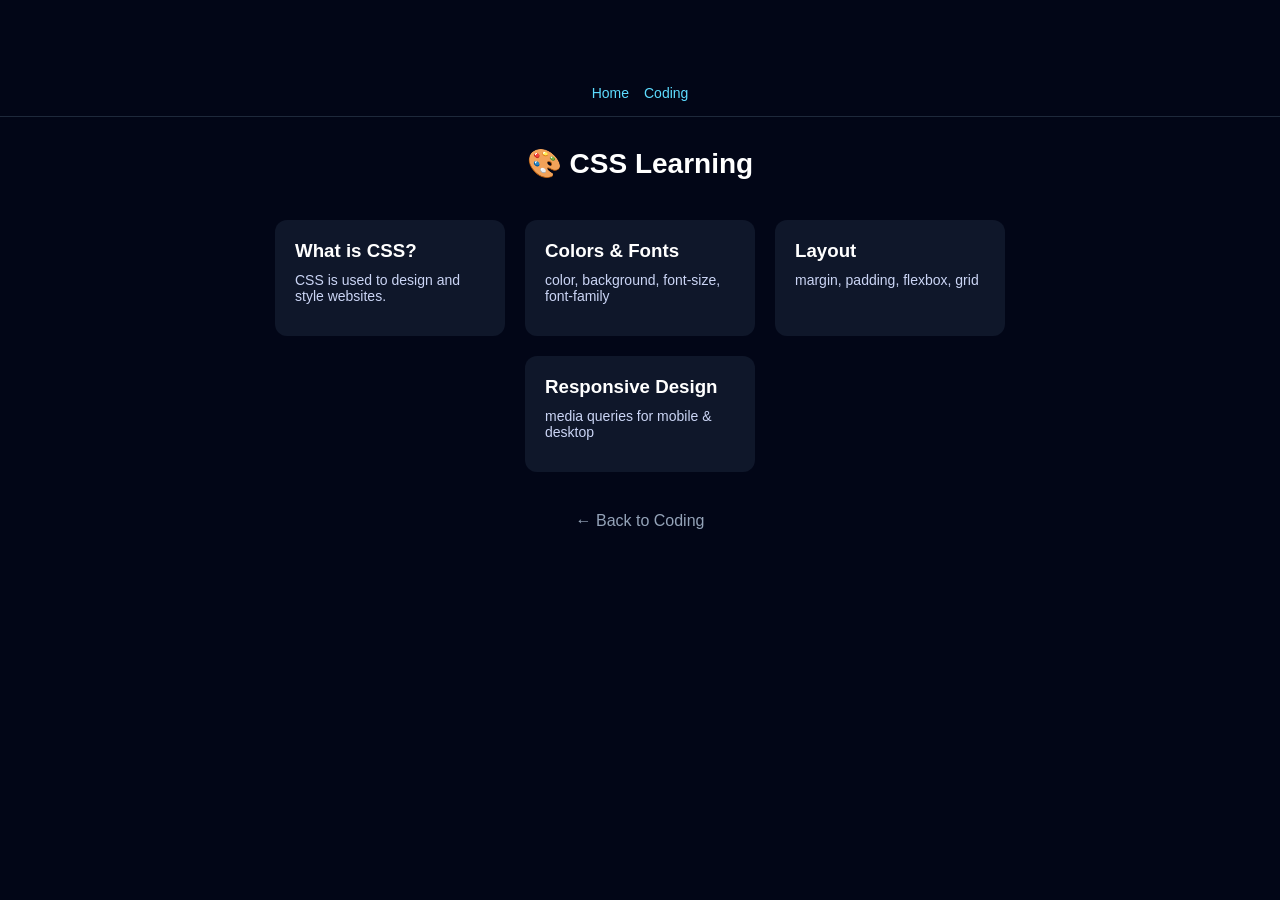
<file: css.html>
<!DOCTYPE html>
<html lang="en">
<head>
  <meta charset="UTF-8">
  <title>CSS Learning | PrinceRaj Hub</title>
  <link rel="stylesheet" href="style.css">
</head>
<body>

<div class="navbar">
  <a href="index.html">Home</a>
  <a href="coding.html">Coding</a>
</div>

<h1 class="page-title">🎨 CSS Learning</h1>

<div class="card-container">
  <div class="card">
    <h3>What is CSS?</h3>
    <p>CSS is used to design and style websites.</p>
  </div>

  <div class="card">
    <h3>Colors & Fonts</h3>
    <p>color, background, font-size, font-family</p>
  </div>

  <div class="card">
    <h3>Layout</h3>
    <p>margin, padding, flexbox, grid</p>
  </div>

  <div class="card">
    <h3>Responsive Design</h3>
    <p>media queries for mobile & desktop</p>
  </div>
</div>

<a class="back-link" href="coding.html">← Back to Coding</a>

</body>
</html>
</file>
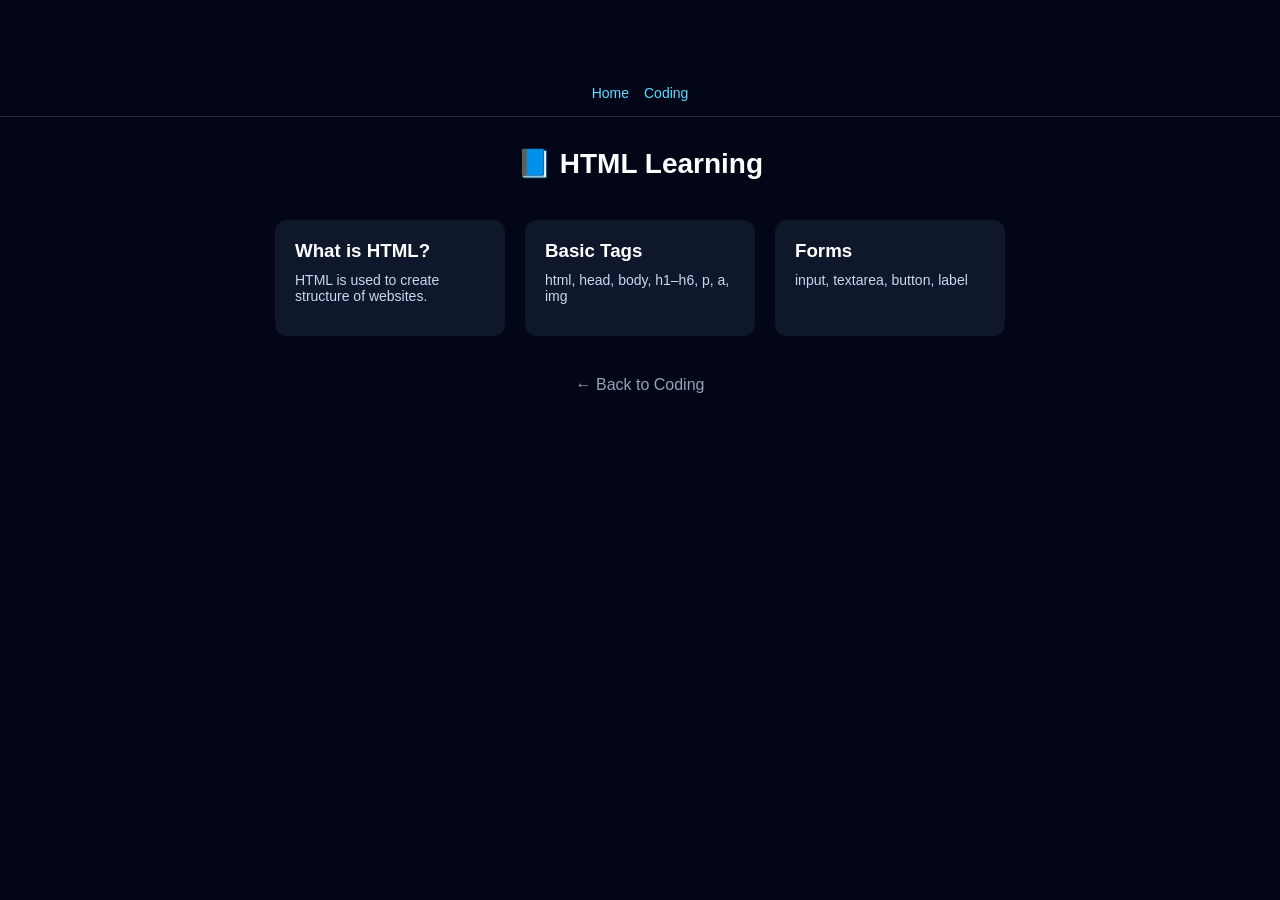
<file: html.html>
<!DOCTYPE html>
<html lang="en">
<head>
  <meta charset="UTF-8">
  <title>HTML Learning | PrinceRaj Hub</title>
  <link rel="stylesheet" href="style.css">
</head>
<body>

<div class="navbar">
  <a href="index.html">Home</a>
  <a href="coding.html">Coding</a>
</div>

<h1 class="page-title">📘 HTML Learning</h1>

<div class="card-container">
  <div class="card">
    <h3>What is HTML?</h3>
    <p>HTML is used to create structure of websites.</p>
  </div>

  <div class="card">
    <h3>Basic Tags</h3>
    <p>html, head, body, h1–h6, p, a, img</p>
  </div>

  <div class="card">
    <h3>Forms</h3>
    <p>input, textarea, button, label</p>
  </div>
</div>

<a class="back-link" href="coding.html">← Back to Coding</a>

</body>
</html>
</file>
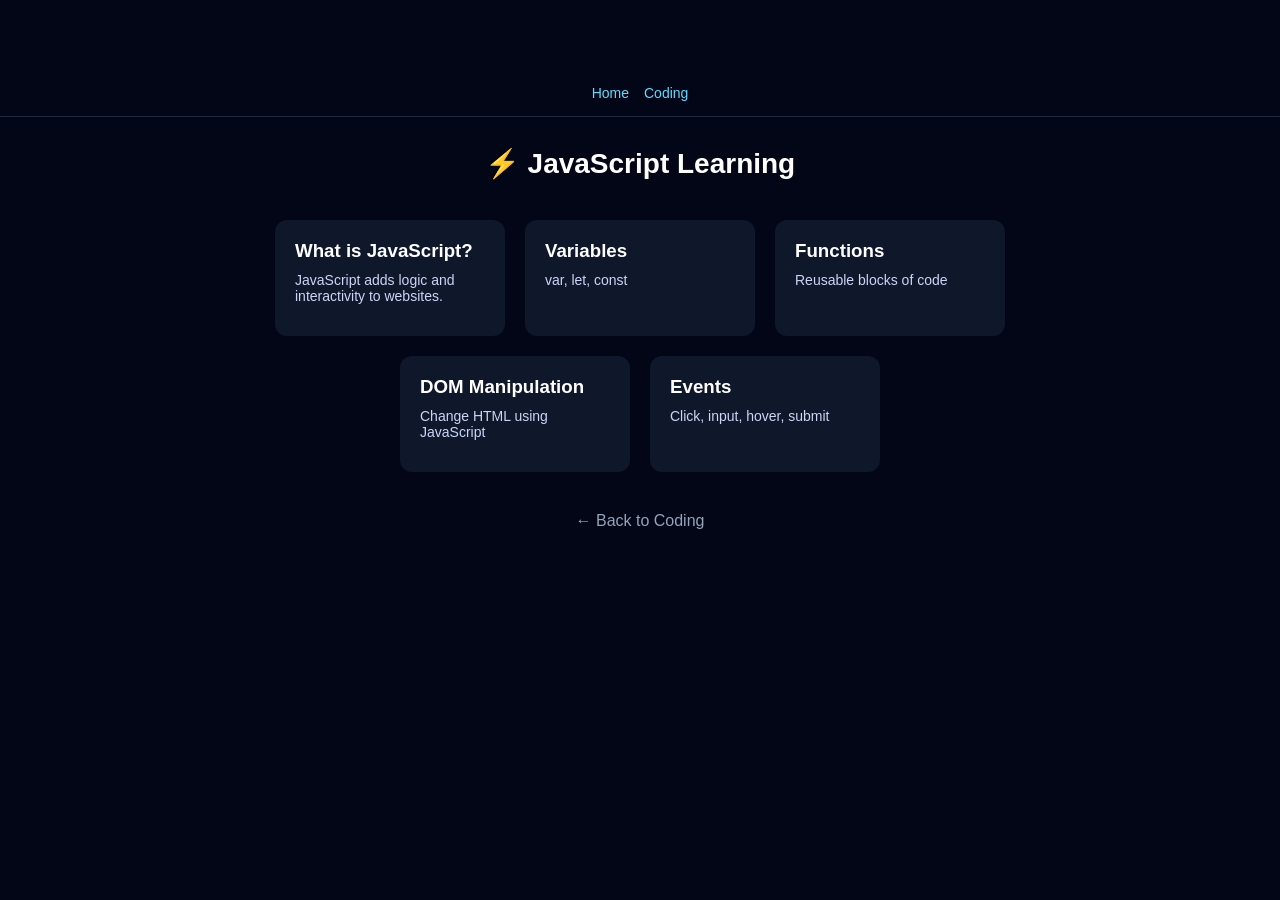
<file: js.html>
<!DOCTYPE html>
<html lang="en">
<head>
  <meta charset="UTF-8">
  <title>JavaScript Learning | PrinceRaj Hub</title>
  <link rel="stylesheet" href="style.css">
</head>
<body>

<div class="navbar">
  <a href="index.html">Home</a>
  <a href="coding.html">Coding</a>
</div>

<h1 class="page-title">⚡ JavaScript Learning</h1>

<div class="card-container">
  <div class="card">
    <h3>What is JavaScript?</h3>
    <p>JavaScript adds logic and interactivity to websites.</p>
  </div>

  <div class="card">
    <h3>Variables</h3>
    <p>var, let, const</p>
  </div>

  <div class="card">
    <h3>Functions</h3>
    <p>Reusable blocks of code</p>
  </div>

  <div class="card">
    <h3>DOM Manipulation</h3>
    <p>Change HTML using JavaScript</p>
  </div>

  <div class="card">
    <h3>Events</h3>
    <p>Click, input, hover, submit</p>
  </div>
</div>

<a class="back-link" href="coding.html">← Back to Coding</a>

</body>
</html>
</file>
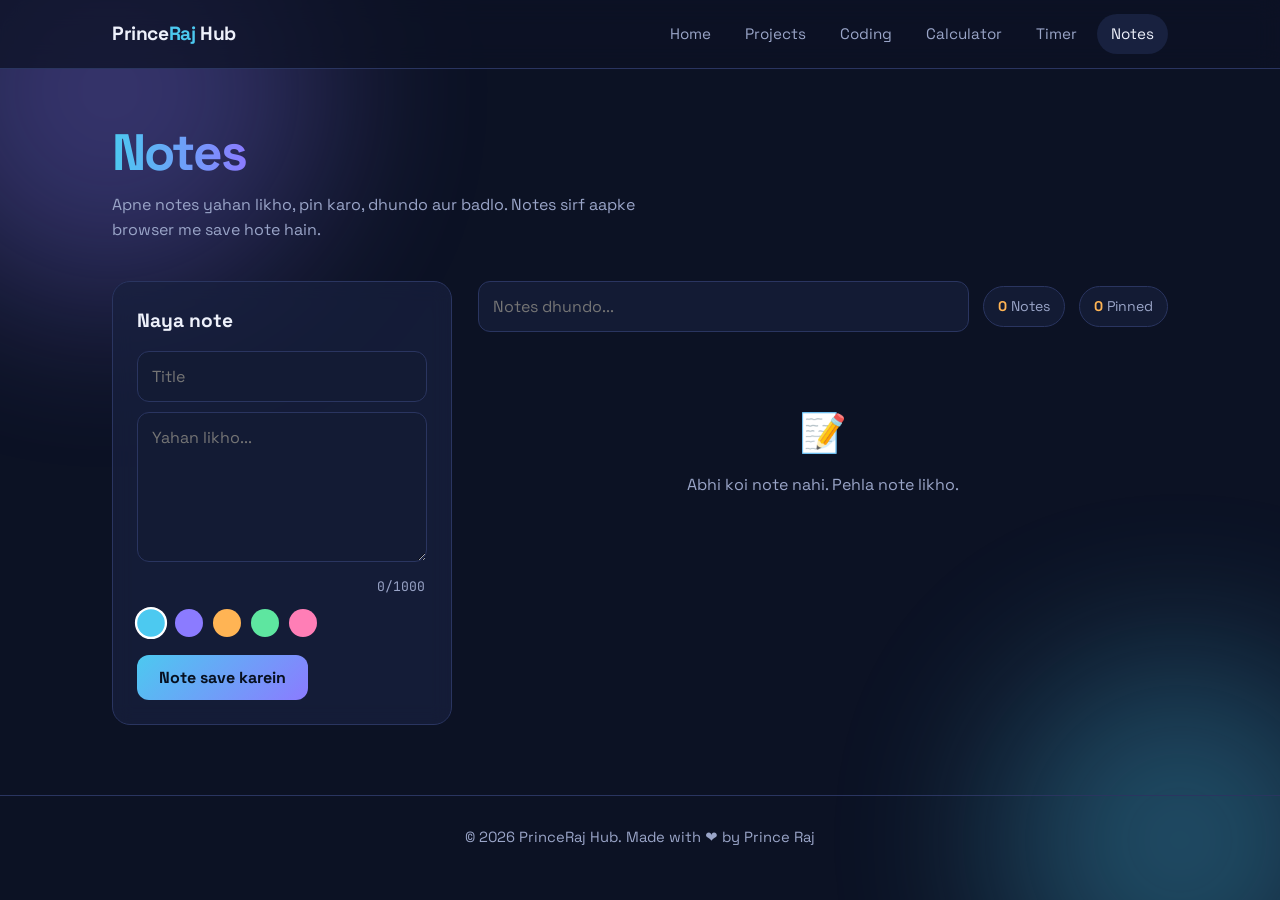
<file: notes.html>
<!DOCTYPE html>
<html lang="en">
<head>
<meta charset="UTF-8">
<meta name="viewport" content="width=device-width, initial-scale=1">
<title>Notes | PrinceRaj Hub</title>
<link rel="preconnect" href="https://fonts.googleapis.com">
<link rel="preconnect" href="https://fonts.gstatic.com" crossorigin>
<link href="https://fonts.googleapis.com/css2?family=Space+Grotesk:wght@400;500;700&family=JetBrains+Mono:wght@400;500&display=swap" rel="stylesheet">
<style>
:root{--bg:#0c1224;--bg-2:#131b34;--card:#18213f;--line:#2a3560;--text:#eef1fb;--muted:#9aa5c8;--blue:#4cc9f0;--violet:#8b7bff;--amber:#ffb454;--green:#5ee6a0;--radius:18px}
*{box-sizing:border-box;margin:0;padding:0}
html{scroll-behavior:smooth}
body{font-family:'Space Grotesk',system-ui,sans-serif;background:var(--bg);color:var(--text);line-height:1.6;overflow-x:hidden;min-height:100vh}
a{color:inherit;text-decoration:none}
button{font-family:inherit}
:focus-visible{outline:2px solid var(--amber);outline-offset:3px;border-radius:6px}
.glow{position:fixed;inset:0;z-index:-1;overflow:hidden}
.glow span{position:absolute;border-radius:50%;filter:blur(90px);opacity:.33}
.glow span:nth-child(1){width:420px;height:420px;background:var(--violet);top:-120px;left:-100px;animation:drift 18s ease-in-out infinite alternate}
.glow span:nth-child(2){width:360px;height:360px;background:var(--blue);bottom:-120px;right:-80px;animation:drift 22s ease-in-out infinite alternate-reverse}
@keyframes drift{to{transform:translate(80px,60px) scale(1.15)}}
header{position:sticky;top:0;z-index:50;background:rgba(12,18,36,.75);backdrop-filter:blur(12px);border-bottom:1px solid var(--line)}
nav{max-width:1100px;margin:auto;display:flex;align-items:center;justify-content:space-between;padding:14px 22px}
.logo{font-weight:700;font-size:1.2rem;letter-spacing:-.02em}
.logo b{color:var(--blue)}
.links{display:flex;gap:6px;list-style:none}
.links a{display:block;padding:8px 14px;border-radius:999px;color:var(--muted);font-size:.95rem;transition:color .2s,background .2s}
.links a:hover,.links a.active{color:var(--text);background:var(--card)}
.menu-btn{display:none;background:none;border:1px solid var(--line);color:var(--text);border-radius:10px;padding:6px 12px;font-size:1.2rem;cursor:pointer}
.page-head{max-width:1100px;margin:auto;padding:56px 22px 8px}
.page-head h1{font-size:clamp(2.1rem,5vw,3.2rem);letter-spacing:-.035em;line-height:1.1;margin-bottom:10px;
  background:linear-gradient(90deg,var(--blue),var(--violet),var(--amber),var(--blue));background-size:300% 100%;
  -webkit-background-clip:text;background-clip:text;color:transparent;animation:shine 6s linear infinite;display:inline-block}
@keyframes shine{to{background-position:300% 0}}
.page-head p{color:var(--muted);max-width:56ch}
main{max-width:1100px;margin:auto;padding:30px 22px 70px}
.card{background:rgba(24,33,63,.72);backdrop-filter:blur(10px);border:1px solid var(--line);border-radius:var(--radius);padding:24px}
.btn{display:inline-block;padding:12px 22px;border-radius:12px;font-weight:500;border:1px solid var(--line);background:var(--bg-2);color:var(--text);cursor:pointer;font-size:1rem;transition:transform .2s,box-shadow .2s,border-color .2s}
.btn:hover{transform:translateY(-3px);border-color:var(--blue)}
.btn:active{transform:scale(.96)}
.btn.primary{background:linear-gradient(135deg,var(--blue),var(--violet));color:#07101f;border:0;font-weight:700}
.btn.primary:hover{box-shadow:0 10px 30px rgba(76,201,240,.35)}
footer{border-top:1px solid var(--line);text-align:center;padding:30px 22px;color:var(--muted);font-size:.92rem}
.reveal{opacity:0;transform:translateY(24px);animation:rise .8s cubic-bezier(.2,.8,.2,1) forwards}
@keyframes rise{to{opacity:1;transform:none}}
@media(max-width:820px){
  .menu-btn{display:block}
  .links{position:absolute;top:100%;left:0;right:0;flex-direction:column;background:var(--bg-2);border-bottom:1px solid var(--line);padding:10px 22px;display:none}
  .links.open{display:flex}
}
@media(prefers-reduced-motion:reduce){*,*::before,*::after{animation:none!important;transition:none!important}.reveal{opacity:1;transform:none}}

.layout{display:grid;grid-template-columns:minmax(0,340px) minmax(0,1fr);gap:26px;align-items:start}
.editor{position:sticky;top:84px}
.editor h2{font-size:1.2rem;margin-bottom:14px}
.editor input,.editor textarea,.toolbar input{width:100%;background:var(--bg-2);border:1px solid var(--line);color:var(--text);border-radius:12px;padding:12px 14px;font:inherit;transition:border-color .2s,box-shadow .2s}
.editor input:focus,.editor textarea:focus,.toolbar input:focus{outline:none;border-color:var(--blue);box-shadow:0 0 0 3px rgba(76,201,240,.15)}
.editor textarea{min-height:150px;resize:vertical;margin-top:10px;line-height:1.6}
.meta{display:flex;justify-content:flex-end;color:var(--muted);font-size:.82rem;font-family:'JetBrains Mono',monospace;margin:6px 2px 12px}
.colors{display:flex;gap:10px;margin-bottom:18px}
.colors button{width:28px;height:28px;border-radius:50%;border:2px solid transparent;background:var(--c);cursor:pointer;transition:transform .2s,border-color .2s}
.colors button:hover{transform:scale(1.15)}
.colors button.on{border-color:#fff;transform:scale(1.15)}
.ctrl{display:flex;gap:10px;flex-wrap:wrap}
.toolbar{display:flex;gap:14px;align-items:center;margin-bottom:20px;flex-wrap:wrap}
.toolbar input{flex:1;min-width:200px}
.pill{background:var(--bg-2);border:1px solid var(--line);border-radius:999px;padding:8px 14px;font-size:.88rem;color:var(--muted);white-space:nowrap}
.pill b{color:var(--amber);margin-right:4px}
.grid{columns:260px;column-gap:16px}
.note{position:relative;break-inside:avoid;margin-bottom:16px;background:var(--card);border:1px solid var(--line);border-top:4px solid var(--c);border-radius:16px;padding:18px;
  animation:pop .45s cubic-bezier(.2,.8,.2,1);transition:transform .25s,box-shadow .25s}
.note:hover{transform:translateY(-5px);box-shadow:0 16px 34px -14px var(--c)}
.note.pinned{box-shadow:0 0 0 1px var(--amber)}
.note.out{animation:out .3s ease-in forwards}
@keyframes pop{from{opacity:0;transform:translateY(20px) scale(.94)}to{opacity:1;transform:none}}
@keyframes out{to{opacity:0;transform:scale(.85) rotate(-3deg)}}
.note h3{font-size:1.05rem;margin-bottom:6px;word-break:break-word;padding-right:48px}
.note p{color:var(--muted);font-size:.95rem;white-space:pre-wrap;word-break:break-word}
.note .date{display:block;margin-top:12px;color:var(--muted);font-size:.78rem;font-family:'JetBrains Mono',monospace;opacity:.8}
.badge{position:absolute;top:14px;right:14px;font-size:.72rem;color:#07101f;background:var(--amber);border-radius:999px;padding:2px 9px;font-weight:700}
.acts{display:flex;gap:8px;margin-top:12px;flex-wrap:wrap}
.acts button{background:var(--bg-2);border:1px solid var(--line);color:var(--text);border-radius:10px;padding:6px 12px;font-size:.82rem;cursor:pointer;transition:border-color .2s,transform .15s}
.acts button:hover{border-color:var(--blue)}
.acts button:active{transform:scale(.94)}
.acts .del:hover{border-color:#ff6b6b;color:#ff9b9b}
.empty{text-align:center;color:var(--muted);padding:50px 10px;display:none}
.empty b{display:block;font-size:2.4rem;margin-bottom:8px;animation:float 3s ease-in-out infinite}
@keyframes float{50%{transform:translateY(-8px)}}
.toast{position:fixed;left:50%;bottom:30px;transform:translate(-50%,120px);background:var(--card);border:1px solid var(--violet);padding:12px 22px;border-radius:14px;transition:transform .5s cubic-bezier(.2,.8,.2,1);z-index:80}
.toast.show{transform:translate(-50%,0)}
@media(max-width:820px){.layout{grid-template-columns:1fr}.editor{position:static}}
</style>
</head>
<body>
<div class="glow"><span></span><span></span></div>
<header>
  <nav>
    <a href="index.html" class="logo">Prince<b>Raj</b> Hub</a>
    <button class="menu-btn" id="menuBtn" aria-label="Menu">&#9776;</button>
    <ul class="links" id="links">
      <li><a href="index.html">Home</a></li>
      <li><a href="projects.html">Projects</a></li>
      <li><a href="coding.html">Coding</a></li>
      <li><a href="calculator.html">Calculator</a></li>
      <li><a href="timer.html">Timer</a></li>
      <li><a href="notes.html" class="active">Notes</a></li>
    </ul>
  </nav>
</header>

<div class="page-head reveal"><h1>Notes</h1><p>Apne notes yahan likho, pin karo, dhundo aur badlo. Notes sirf aapke browser me save hote hain.</p></div>
<main>
  <div class="layout">
    <div class="card editor reveal" style="animation-delay:.1s">
      <h2 id="formTitle">Naya note</h2>
      <input id="nTitle" placeholder="Title" maxlength="60" aria-label="Title">
      <textarea id="nBody" placeholder="Yahan likho..." maxlength="1000" aria-label="Note"></textarea>
      <div class="meta"><span id="count">0/1000</span></div>
      <div class="colors" id="colors" aria-label="Color">
        <button style="--c:#4cc9f0" data-c="#4cc9f0" class="on" aria-label="Blue"></button>
        <button style="--c:#8b7bff" data-c="#8b7bff" aria-label="Violet"></button>
        <button style="--c:#ffb454" data-c="#ffb454" aria-label="Amber"></button>
        <button style="--c:#5ee6a0" data-c="#5ee6a0" aria-label="Green"></button>
        <button style="--c:#ff7eb6" data-c="#ff7eb6" aria-label="Pink"></button>
      </div>
      <div class="ctrl">
        <button class="btn primary" id="saveBtn">Note save karein</button>
        <button class="btn" id="cancelBtn" style="display:none">Cancel</button>
      </div>
    </div>

    <div class="reveal" style="animation-delay:.2s">
      <div class="toolbar">
        <input id="search" placeholder="Notes dhundo..." aria-label="Search">
        <span class="pill"><b id="total">0</b>Notes</span>
        <span class="pill"><b id="pinned">0</b>Pinned</span>
      </div>
      <div class="grid" id="grid"></div>
      <div class="empty" id="empty"><b>&#128221;</b><span id="emptyTxt">Abhi koi note nahi. Pehla note likho.</span></div>
    </div>
  </div>
</main>
<div class="toast" id="toast"></div>

<footer>&copy; <span id="year"></span> PrinceRaj Hub. Made with &#10084;&#65039; by Prince Raj</footer>
<script>
document.getElementById('menuBtn').addEventListener('click',()=>document.getElementById('links').classList.toggle('open'));
document.getElementById('year').textContent=new Date().getFullYear();

const $=id=>document.getElementById(id);
let notes=[],editingId=null,color='#4cc9f0';
try{notes=JSON.parse(localStorage.getItem('pr_notes')||'[]')}catch(e){notes=[]}
function persist(){try{localStorage.setItem('pr_notes',JSON.stringify(notes))}catch(e){}}
function toast(m){const t=$('toast');t.textContent=m;t.classList.add('show');clearTimeout(toast.t);toast.t=setTimeout(()=>t.classList.remove('show'),2200)}
function render(){
  const q=$('search').value.trim().toLowerCase();
  const list=notes.filter(n=>(n.title+' '+n.body).toLowerCase().includes(q))
    .sort((a,b)=>(b.pin-a.pin)||(b.id-a.id));
  const grid=$('grid');grid.innerHTML='';
  list.forEach(n=>{
    const el=document.createElement('div');
    el.className='note'+(n.pin?' pinned':'');el.style.setProperty('--c',n.color);
    el.innerHTML='<h3></h3><p></p><span class="date"></span><div class="acts"><button class="pn"></button><button class="ed">Edit</button><button class="del">Delete</button></div>';
    el.querySelector('h3').textContent=n.title||'Bina title';
    el.querySelector('p').textContent=n.body;
    el.querySelector('.date').textContent=new Date(n.id).toLocaleDateString('en-IN',{day:'numeric',month:'short',year:'numeric'});
    el.querySelector('.pn').textContent=n.pin?'Unpin':'Pin';
    if(n.pin){const b=document.createElement('span');b.className='badge';b.textContent='Pinned';el.appendChild(b)}
    el.querySelector('.pn').onclick=()=>{n.pin=n.pin?0:1;persist();render();toast(n.pin?'Pin ho gaya':'Unpin ho gaya')};
    el.querySelector('.ed').onclick=()=>startEdit(n);
    el.querySelector('.del').onclick=()=>{
      el.classList.add('out');
      setTimeout(()=>{notes=notes.filter(x=>x.id!==n.id);persist();render();toast('Note delete hua');if(editingId===n.id)resetForm()},300);
    };
    grid.appendChild(el);
  });
  $('total').textContent=notes.length;
  $('pinned').textContent=notes.filter(n=>n.pin).length;
  $('empty').style.display=list.length?'none':'block';
  $('emptyTxt').textContent=notes.length?'Is naam ka koi note nahi mila.':'Abhi koi note nahi. Pehla note likho.';
}
function resetForm(){
  editingId=null;$('nTitle').value='';$('nBody').value='';$('count').textContent='0/1000';
  $('formTitle').textContent='Naya note';$('saveBtn').textContent='Note save karein';$('cancelBtn').style.display='none';
}
function setColor(c){
  color=c;document.querySelectorAll('#colors button').forEach(b=>b.classList.toggle('on',b.dataset.c===c));
}
function startEdit(n){
  editingId=n.id;$('nTitle').value=n.title;$('nBody').value=n.body;$('count').textContent=n.body.length+'/1000';
  setColor(n.color);$('formTitle').textContent='Note badlo';$('saveBtn').textContent='Update karein';$('cancelBtn').style.display='inline-block';
  $('nTitle').scrollIntoView({behavior:'smooth',block:'center'});$('nTitle').focus();
}
$('colors').addEventListener('click',e=>{const b=e.target.closest('button');if(b)setColor(b.dataset.c)});
$('nBody').addEventListener('input',()=>$('count').textContent=$('nBody').value.length+'/1000');
$('search').addEventListener('input',render);
$('cancelBtn').addEventListener('click',()=>{resetForm();toast('Edit cancel')});
$('saveBtn').addEventListener('click',()=>{
  const title=$('nTitle').value.trim(),body=$('nBody').value.trim();
  if(!title&&!body)return toast('Pehle kuch likho');
  if(editingId){
    const n=notes.find(x=>x.id===editingId);
    if(n){n.title=title;n.body=body;n.color=color}
    toast('Note update hua');
  }else{
    notes.push({id:Date.now(),title:title,body:body,color:color,pin:0});
    toast('Note save ho gaya');
  }
  persist();resetForm();render();
});
render();
</script>
</body>
</html>
</file>
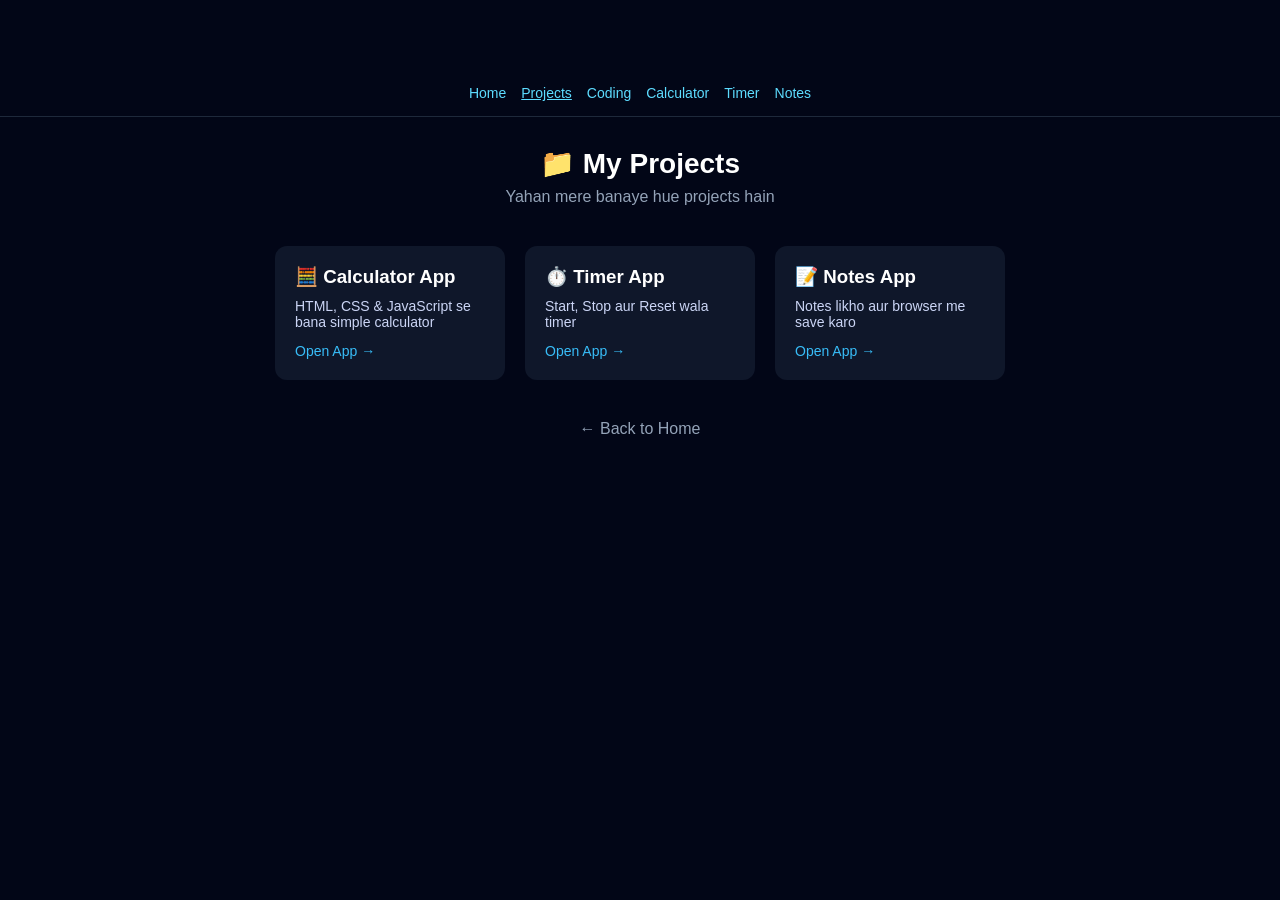
<file: projects.html>
<!DOCTYPE html>
<html lang="en">
<head>
  <meta charset="UTF-8">
  <title>Projects | PrinceRaj Hub</title>
  <link rel="stylesheet" href="style.css">
</head>
<body>

<nav class="navbar">
  <a href="index.html">Home</a>
  <a href="projects.html" class="active">Projects</a>
  <a href="coding.html">Coding</a>
  <a href="calculator.html">Calculator</a>
  <a href="timer.html">Timer</a>
  <a href="notes.html">Notes</a>
</nav>

<h1 class="page-title">📁 My Projects</h1>
<p class="subtitle">Yahan mere banaye hue projects hain</p>

<div class="card-container">

  <a class="card" href="calculator.html">
    <h3>🧮 Calculator App</h3>
    <p>HTML, CSS & JavaScript se bana simple calculator</p>
    <span>Open App →</span>
  </a>

  <a class="card" href="timer.html">
    <h3>⏱️ Timer App</h3>
    <p>Start, Stop aur Reset wala timer</p>
    <span>Open App →</span>
  </a>

  <a class="card" href="notes.html">
    <h3>📝 Notes App</h3>
    <p>Notes likho aur browser me save karo</p>
    <span>Open App →</span>
  </a>

</div>

<a class="back-link" href="index.html">← Back to Home</a>

</body>
</html>
</file>
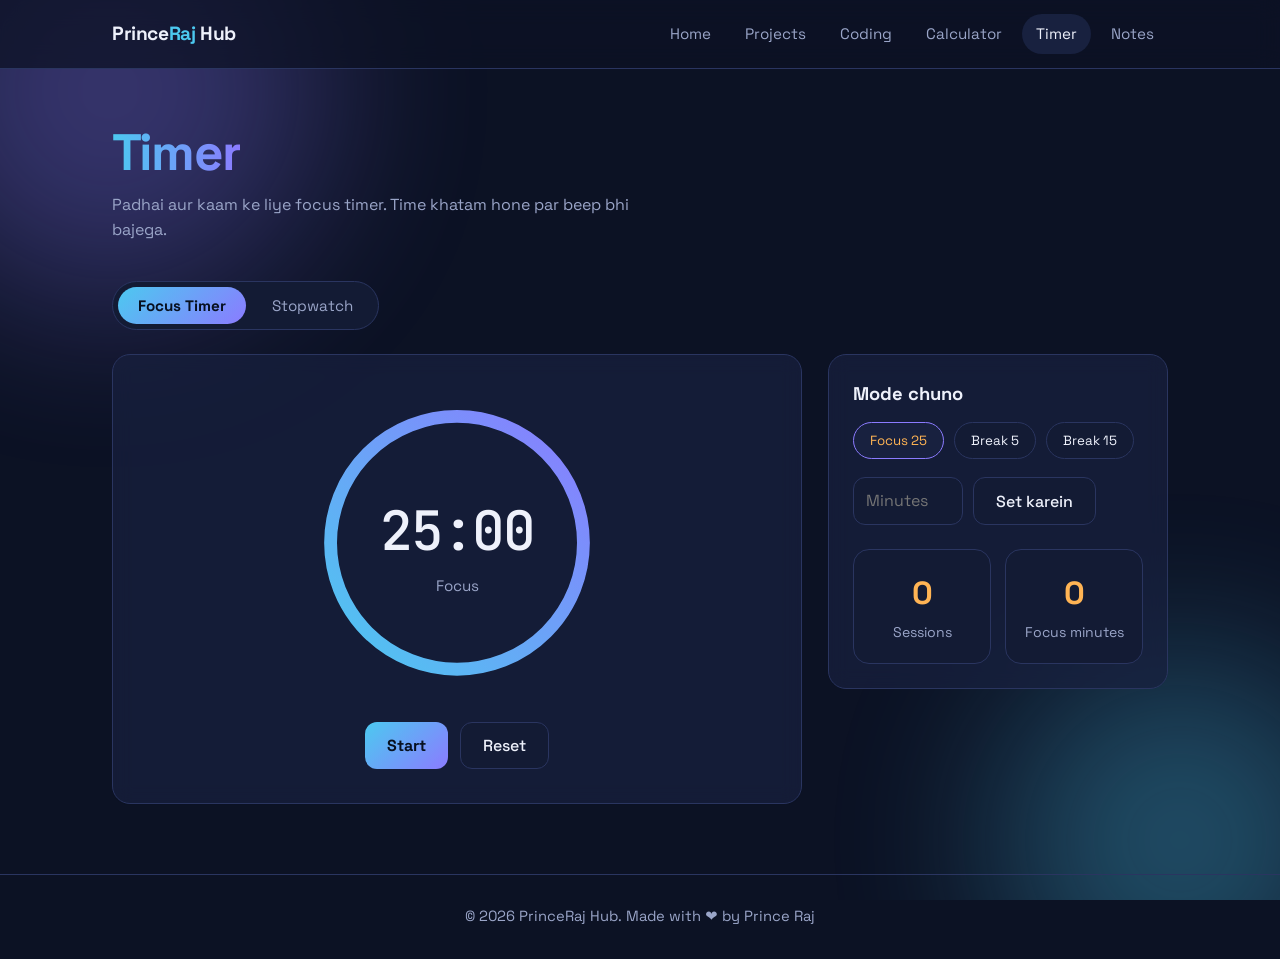
<file: timer.html>
<!DOCTYPE html>
<html lang="en">
<head>
<meta charset="UTF-8">
<meta name="viewport" content="width=device-width, initial-scale=1">
<title>Timer | PrinceRaj Hub</title>
<link rel="preconnect" href="https://fonts.googleapis.com">
<link rel="preconnect" href="https://fonts.gstatic.com" crossorigin>
<link href="https://fonts.googleapis.com/css2?family=Space+Grotesk:wght@400;500;700&family=JetBrains+Mono:wght@400;500&display=swap" rel="stylesheet">
<style>
:root{--bg:#0c1224;--bg-2:#131b34;--card:#18213f;--line:#2a3560;--text:#eef1fb;--muted:#9aa5c8;--blue:#4cc9f0;--violet:#8b7bff;--amber:#ffb454;--green:#5ee6a0;--radius:18px}
*{box-sizing:border-box;margin:0;padding:0}
html{scroll-behavior:smooth}
body{font-family:'Space Grotesk',system-ui,sans-serif;background:var(--bg);color:var(--text);line-height:1.6;overflow-x:hidden;min-height:100vh}
a{color:inherit;text-decoration:none}
button{font-family:inherit}
:focus-visible{outline:2px solid var(--amber);outline-offset:3px;border-radius:6px}
.glow{position:fixed;inset:0;z-index:-1;overflow:hidden}
.glow span{position:absolute;border-radius:50%;filter:blur(90px);opacity:.33}
.glow span:nth-child(1){width:420px;height:420px;background:var(--violet);top:-120px;left:-100px;animation:drift 18s ease-in-out infinite alternate}
.glow span:nth-child(2){width:360px;height:360px;background:var(--blue);bottom:-120px;right:-80px;animation:drift 22s ease-in-out infinite alternate-reverse}
@keyframes drift{to{transform:translate(80px,60px) scale(1.15)}}
header{position:sticky;top:0;z-index:50;background:rgba(12,18,36,.75);backdrop-filter:blur(12px);border-bottom:1px solid var(--line)}
nav{max-width:1100px;margin:auto;display:flex;align-items:center;justify-content:space-between;padding:14px 22px}
.logo{font-weight:700;font-size:1.2rem;letter-spacing:-.02em}
.logo b{color:var(--blue)}
.links{display:flex;gap:6px;list-style:none}
.links a{display:block;padding:8px 14px;border-radius:999px;color:var(--muted);font-size:.95rem;transition:color .2s,background .2s}
.links a:hover,.links a.active{color:var(--text);background:var(--card)}
.menu-btn{display:none;background:none;border:1px solid var(--line);color:var(--text);border-radius:10px;padding:6px 12px;font-size:1.2rem;cursor:pointer}
.page-head{max-width:1100px;margin:auto;padding:56px 22px 8px}
.page-head h1{font-size:clamp(2.1rem,5vw,3.2rem);letter-spacing:-.035em;line-height:1.1;margin-bottom:10px;
  background:linear-gradient(90deg,var(--blue),var(--violet),var(--amber),var(--blue));background-size:300% 100%;
  -webkit-background-clip:text;background-clip:text;color:transparent;animation:shine 6s linear infinite;display:inline-block}
@keyframes shine{to{background-position:300% 0}}
.page-head p{color:var(--muted);max-width:56ch}
main{max-width:1100px;margin:auto;padding:30px 22px 70px}
.card{background:rgba(24,33,63,.72);backdrop-filter:blur(10px);border:1px solid var(--line);border-radius:var(--radius);padding:24px}
.btn{display:inline-block;padding:12px 22px;border-radius:12px;font-weight:500;border:1px solid var(--line);background:var(--bg-2);color:var(--text);cursor:pointer;font-size:1rem;transition:transform .2s,box-shadow .2s,border-color .2s}
.btn:hover{transform:translateY(-3px);border-color:var(--blue)}
.btn:active{transform:scale(.96)}
.btn.primary{background:linear-gradient(135deg,var(--blue),var(--violet));color:#07101f;border:0;font-weight:700}
.btn.primary:hover{box-shadow:0 10px 30px rgba(76,201,240,.35)}
footer{border-top:1px solid var(--line);text-align:center;padding:30px 22px;color:var(--muted);font-size:.92rem}
.reveal{opacity:0;transform:translateY(24px);animation:rise .8s cubic-bezier(.2,.8,.2,1) forwards}
@keyframes rise{to{opacity:1;transform:none}}
@media(max-width:820px){
  .menu-btn{display:block}
  .links{position:absolute;top:100%;left:0;right:0;flex-direction:column;background:var(--bg-2);border-bottom:1px solid var(--line);padding:10px 22px;display:none}
  .links.open{display:flex}
}
@media(prefers-reduced-motion:reduce){*,*::before,*::after{animation:none!important;transition:none!important}.reveal{opacity:1;transform:none}}

.tabs{display:inline-flex;gap:6px;background:var(--bg-2);border:1px solid var(--line);border-radius:999px;padding:5px;margin-bottom:24px}
.tab{border:0;background:none;color:var(--muted);padding:9px 20px;border-radius:999px;cursor:pointer;font-size:.95rem;transition:background .25s,color .25s}
.tab.on{background:linear-gradient(135deg,var(--blue),var(--violet));color:#07101f;font-weight:700}
.panel{display:none}.panel.on{display:block;animation:rise .5s ease-out}
.stage{display:grid;grid-template-columns:minmax(0,1fr) minmax(0,340px);gap:26px;align-items:start}
.dial{display:flex;flex-direction:column;align-items:center;padding:34px 22px}
.ring{position:relative;width:min(300px,80vw);aspect-ratio:1}
.ring svg{width:100%;height:100%;transform:rotate(-90deg)}
.ring .track{fill:none;stroke:var(--bg-2);stroke-width:12}
.ring .prog{fill:none;stroke:url(#g);stroke-width:12;stroke-linecap:round;transition:stroke-dashoffset .3s linear}
.dial.running .ring{animation:breathe 2.4s ease-in-out infinite}
@keyframes breathe{50%{filter:drop-shadow(0 0 18px rgba(76,201,240,.55))}}
.ring .time{position:absolute;inset:0;display:flex;flex-direction:column;align-items:center;justify-content:center}
.time strong{font-family:'JetBrains Mono',monospace;font-size:clamp(2.4rem,11vw,3.4rem);letter-spacing:-.04em;font-weight:500}
.time span{color:var(--muted);font-size:.95rem}
.ctrl{display:flex;gap:12px;margin-top:26px;flex-wrap:wrap;justify-content:center}
.presets{display:flex;gap:10px;flex-wrap:wrap;margin-bottom:18px}
.chip{border:1px solid var(--line);background:var(--bg-2);color:var(--text);padding:9px 16px;border-radius:999px;cursor:pointer;transition:all .2s}
.chip:hover{border-color:var(--blue)}
.chip.on{border-color:var(--violet);background:var(--card);color:var(--amber)}
.custom{display:flex;gap:10px;margin-bottom:24px}
.custom input{width:110px;background:var(--bg-2);border:1px solid var(--line);color:var(--text);border-radius:12px;padding:10px 12px;font:inherit}
.stats{display:grid;grid-template-columns:1fr 1fr;gap:14px}
.stat{background:var(--bg-2);border:1px solid var(--line);border-radius:16px;padding:18px;text-align:center}
.stat strong{display:block;font-size:2rem;color:var(--amber);letter-spacing:-.03em}
.stat span{color:var(--muted);font-size:.88rem}
.side h2{font-size:1.15rem;margin-bottom:14px}
.laps{list-style:none;display:grid;gap:8px;margin-top:20px;max-height:260px;overflow:auto;width:100%}
.laps li{display:flex;justify-content:space-between;background:var(--bg-2);border:1px solid var(--line);border-radius:12px;padding:10px 14px;font-family:'JetBrains Mono',monospace;font-size:.9rem;animation:slide .35s ease-out}
@keyframes slide{from{opacity:0;transform:translateX(-14px)}to{opacity:1;transform:none}}
.toast{position:fixed;left:50%;bottom:30px;transform:translate(-50%,120px);background:var(--card);border:1px solid var(--violet);padding:14px 24px;border-radius:14px;transition:transform .5s cubic-bezier(.2,.8,.2,1);z-index:80}
.toast.show{transform:translate(-50%,0)}
@media(max-width:820px){.stage{grid-template-columns:1fr}}
</style>
</head>
<body>
<div class="glow"><span></span><span></span></div>
<header>
  <nav>
    <a href="index.html" class="logo">Prince<b>Raj</b> Hub</a>
    <button class="menu-btn" id="menuBtn" aria-label="Menu">&#9776;</button>
    <ul class="links" id="links">
      <li><a href="index.html">Home</a></li>
      <li><a href="projects.html">Projects</a></li>
      <li><a href="coding.html">Coding</a></li>
      <li><a href="calculator.html">Calculator</a></li>
      <li><a href="timer.html" class="active">Timer</a></li>
      <li><a href="notes.html">Notes</a></li>
    </ul>
  </nav>
</header>

<div class="page-head reveal"><h1>Timer</h1><p>Padhai aur kaam ke liye focus timer. Time khatam hone par beep bhi bajega.</p></div>
<main>
  <div class="tabs reveal" style="animation-delay:.1s" role="tablist">
    <button class="tab on" data-p="timer">Focus Timer</button>
    <button class="tab" data-p="stopwatch">Stopwatch</button>
  </div>

  <div class="panel on" id="timer">
    <div class="stage">
      <div class="card dial reveal" id="dial" style="animation-delay:.15s">
        <div class="ring">
          <svg viewBox="0 0 280 280">
            <defs><linearGradient id="g" x1="0" y1="0" x2="1" y2="1"><stop offset="0" stop-color="#4cc9f0"/><stop offset="1" stop-color="#8b7bff"/></linearGradient></defs>
            <circle class="track" cx="140" cy="140" r="118"/>
            <circle class="prog" id="prog" cx="140" cy="140" r="118"/>
          </svg>
          <div class="time"><strong id="clock">25:00</strong><span id="label">Focus</span></div>
        </div>
        <div class="ctrl">
          <button class="btn primary" id="startBtn">Start</button>
          <button class="btn" id="resetBtn">Reset</button>
        </div>
      </div>
      <div class="card side reveal" style="animation-delay:.25s">
        <h2>Mode chuno</h2>
        <div class="presets" id="presets">
          <button class="chip on" data-m="25" data-l="Focus">Focus 25</button>
          <button class="chip" data-m="5" data-l="Short break">Break 5</button>
          <button class="chip" data-m="15" data-l="Long break">Break 15</button>
        </div>
        <div class="custom">
          <input type="number" id="customMin" min="1" max="180" placeholder="Minutes" aria-label="Custom minutes">
          <button class="btn" id="setCustom">Set karein</button>
        </div>
        <div class="stats">
          <div class="stat"><strong id="sessions">0</strong><span>Sessions</span></div>
          <div class="stat"><strong id="mins">0</strong><span>Focus minutes</span></div>
        </div>
      </div>
    </div>
  </div>

  <div class="panel" id="stopwatch">
    <div class="card dial" style="max-width:560px">
      <div class="time" style="text-align:center"><strong id="swClock" style="font-size:clamp(2.6rem,12vw,4rem)">00:00.00</strong></div>
      <div class="ctrl">
        <button class="btn primary" id="swStart">Start</button>
        <button class="btn" id="swLap">Lap</button>
        <button class="btn" id="swReset">Reset</button>
      </div>
      <ul class="laps" id="laps"></ul>
    </div>
  </div>
</main>
<div class="toast" id="toast"></div>

<footer>&copy; <span id="year"></span> PrinceRaj Hub. Made with &#10084;&#65039; by Prince Raj</footer>
<script>
document.getElementById('menuBtn').addEventListener('click',()=>document.getElementById('links').classList.toggle('open'));
document.getElementById('year').textContent=new Date().getFullYear();

const $=id=>document.getElementById(id);
const pad=n=>String(n).padStart(2,'0');
// Tabs
document.querySelectorAll('.tab').forEach(t=>t.addEventListener('click',()=>{
  document.querySelectorAll('.tab').forEach(x=>x.classList.toggle('on',x===t));
  document.querySelectorAll('.panel').forEach(p=>p.classList.toggle('on',p.id===t.dataset.p));
}));
// Toast + beep
function toast(msg){const t=$('toast');t.textContent=msg;t.classList.add('show');setTimeout(()=>t.classList.remove('show'),3500)}
function beep(){
  try{
    const ctx=new (window.AudioContext||window.webkitAudioContext)();
    [0,.35,.7].forEach(d=>{
      const o=ctx.createOscillator(),g=ctx.createGain();
      o.frequency.value=880;o.connect(g);g.connect(ctx.destination);
      g.gain.setValueAtTime(.2,ctx.currentTime+d);g.gain.exponentialRampToValueAtTime(.001,ctx.currentTime+d+.3);
      o.start(ctx.currentTime+d);o.stop(ctx.currentTime+d+.3);
    });
  }catch(e){}
}
// Saved stats
let sessions=0,focusMins=0;
try{sessions=+localStorage.getItem('pr_sessions')||0;focusMins=+localStorage.getItem('pr_mins')||0}catch(e){}
function saveStats(){try{localStorage.setItem('pr_sessions',sessions);localStorage.setItem('pr_mins',focusMins)}catch(e){}$('sessions').textContent=sessions;$('mins').textContent=focusMins}
saveStats();
// Timer
const C=2*Math.PI*118,prog=$('prog');
prog.style.strokeDasharray=C;
let total=25*60,left=total,running=false,endAt=0,iv=null,isFocus=true;
function draw(){
  $('clock').textContent=pad(Math.floor(left/60))+':'+pad(left%60);
  prog.style.strokeDashoffset=C*(1-left/total);
  document.title=(running?pad(Math.floor(left/60))+':'+pad(left%60)+' | ':"")+'Timer | PrinceRaj Hub';
}
function tick(){
  left=Math.max(0,Math.ceil((endAt-Date.now())/1000));draw();
  if(left===0){
    stop();beep();
    if(isFocus){sessions++;focusMins+=Math.round(total/60);saveStats();toast('Shabash! Focus session poora hua.')}
    else toast('Break khatam. Wapas kaam par.');
    $('startBtn').textContent='Start';
  }
}
function start(){
  if(left<=0)left=total;
  endAt=Date.now()+left*1000;running=true;
  iv=setInterval(tick,250);
  $('dial').classList.add('running');$('startBtn').textContent='Pause';
}
function stop(){running=false;clearInterval(iv);$('dial').classList.remove('running');$('startBtn').textContent='Start';draw()}
$('startBtn').addEventListener('click',()=>running?stop():start());
$('resetBtn').addEventListener('click',()=>{stop();left=total;draw()});
function setMode(min,label,focus){stop();total=min*60;left=total;isFocus=focus;$('label').textContent=label;draw()}
$('presets').addEventListener('click',e=>{
  const c=e.target.closest('.chip');if(!c)return;
  document.querySelectorAll('.chip').forEach(x=>x.classList.toggle('on',x===c));
  setMode(+c.dataset.m,c.dataset.l,c.dataset.l==='Focus');
});
$('setCustom').addEventListener('click',()=>{
  const m=Math.min(180,Math.max(1,parseInt($('customMin').value,10)));
  if(!m)return toast('1 se 180 ke beech minutes likho.');
  document.querySelectorAll('.chip').forEach(x=>x.classList.remove('on'));
  setMode(m,'Custom '+m+' min',true);
});
draw();
// Stopwatch
let swRun=false,swStartT=0,swElapsed=0,swIv=null,lapCount=0;
function swFmt(ms){const cs=Math.floor(ms/10)%100,s=Math.floor(ms/1000)%60,m=Math.floor(ms/60000);return pad(m)+':'+pad(s)+'.'+pad(cs)}
function swDraw(){const now=swRun?swElapsed+(performance.now()-swStartT):swElapsed;$('swClock').textContent=swFmt(now);return now}
$('swStart').addEventListener('click',()=>{
  if(swRun){swElapsed+=performance.now()-swStartT;swRun=false;clearInterval(swIv);$('swStart').textContent='Start'}
  else{swStartT=performance.now();swRun=true;swIv=setInterval(swDraw,30);$('swStart').textContent='Stop'}
  swDraw();
});
$('swLap').addEventListener('click',()=>{
  if(!swRun)return;
  const li=document.createElement('li');lapCount++;
  li.innerHTML='<span></span><span></span>';
  li.children[0].textContent='Lap '+lapCount;li.children[1].textContent=swFmt(swDraw());
  $('laps').prepend(li);
});
$('swReset').addEventListener('click',()=>{swRun=false;clearInterval(swIv);swElapsed=0;lapCount=0;$('laps').innerHTML='';$('swStart').textContent='Start';swDraw()});
</script>
</body>
</html>
</file>
<file: style.css>
* {
  margin: 0;
  padding: 0;
  box-sizing: border-box;
  font-family: Arial, sans-serif;
}

body {
  background: linear-gradient(180deg, #020617, #020617);
  color: white;
  min-height: 100vh;
}

/* ===== NAVBAR ===== */
.navbar {
  display: flex;
  justify-content: center;
  gap: 15px;
  padding: 15px;
  border-bottom: 1px solid #1e293b;
}

.navbar a {
  color: #5ddcff;
  text-decoration: none;
  font-size: 14px;
}

.navbar a:hover,
.navbar .active {
  text-decoration: underline;
}

/* ===== HEADINGS ===== */
.page-title {
  text-align: center;
  margin-top: 30px;
  font-size: 28px;
}

.subtitle {
  text-align: center;
  color: #94a3b8;
  margin-top: 8px;
}

/* ===== PROJECT CARDS ===== */
.card-container {
  display: flex;
  justify-content: center;
  gap: 20px;
  margin: 40px auto;
  flex-wrap: wrap;
  max-width: 900px;
}

.card {
  width: 230px;
  background: #0f172a;
  padding: 20px;
  border-radius: 12px;
  text-decoration: none;
  color: white;
  transition: 0.3s ease;
}

.card h3 {
  margin-bottom: 10px;
}

.card p {
  font-size: 14px;
  color: #cbd5f5;
  margin-bottom: 12px;
}

.card span {
  color: #38bdf8;
  font-size: 14px;
}

.card:hover {
  transform: scale(1.05);
  background: #020617;
}

/* ===== BUTTONS ===== */
button {
  background: #38bdf8;
  border: none;
  padding: 10px 16px;
  border-radius: 20px;
  cursor: pointer;
  margin: 5px;
}

button:hover {
  background: #0ea5e9;
}

/* ===== INPUTS ===== */
input, textarea {
  width: 100%;
  padding: 12px;
  border-radius: 10px;
  border: none;
  margin: 10px 0;
  font-size: 14px;
}

/* ===== LINKS ===== */
.back-link {
  display: block;
  text-align: center;
  margin: 40px 0;
  color: #94a3b8;
  text-decoration: none;
}

.back-link:hover {
  color: white;
}
.card-link {
  text-decoration: none;
  color: inherit;
}

.card {
  transition: all 0.3s ease;
  cursor: pointer;
}

.card:hover {
  transform: translateY(-8px) scale(1.03);
  box-shadow: 0 10px 25px rgba(0, 0, 0, 0.4);
}
/* ===== FIXED NAVBAR ===== */
.navbar {
  position: sticky;
  top: 0;
  background: #020617;
  z-index: 1000;
  flex-wrap: wrap;
}

/* ===== MOBILE FRIENDLY ===== */
@media (max-width: 600px) {
  .navbar {
    gap: 10px;
    font-size: 12px;
  }

  .card {
    width: 90%;
  }
}
/* ===== PAGE TOP SPACING FIX ===== */
body {
  padding-top: 70px;
}
padding-top: 60px;  /* thoda kam */
padding-top: 80px;  /* thoda zyada */
</file>
